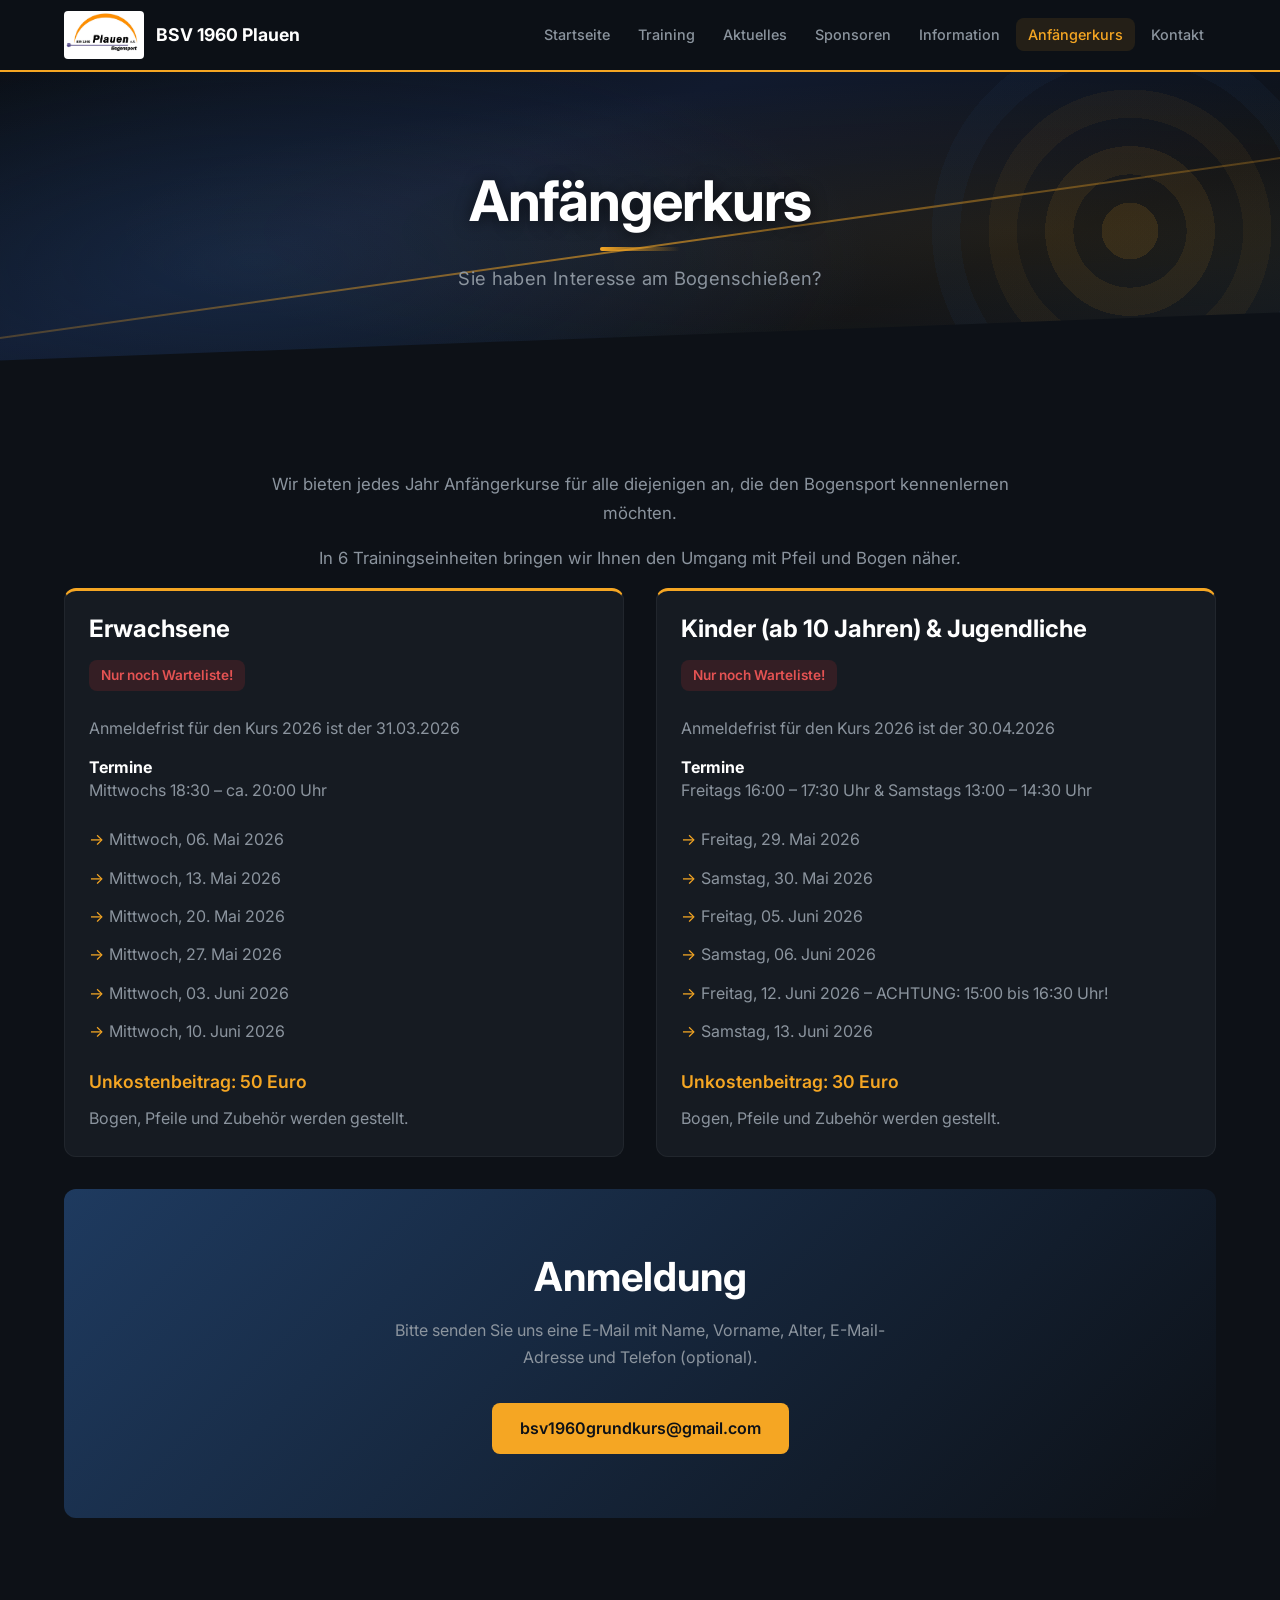
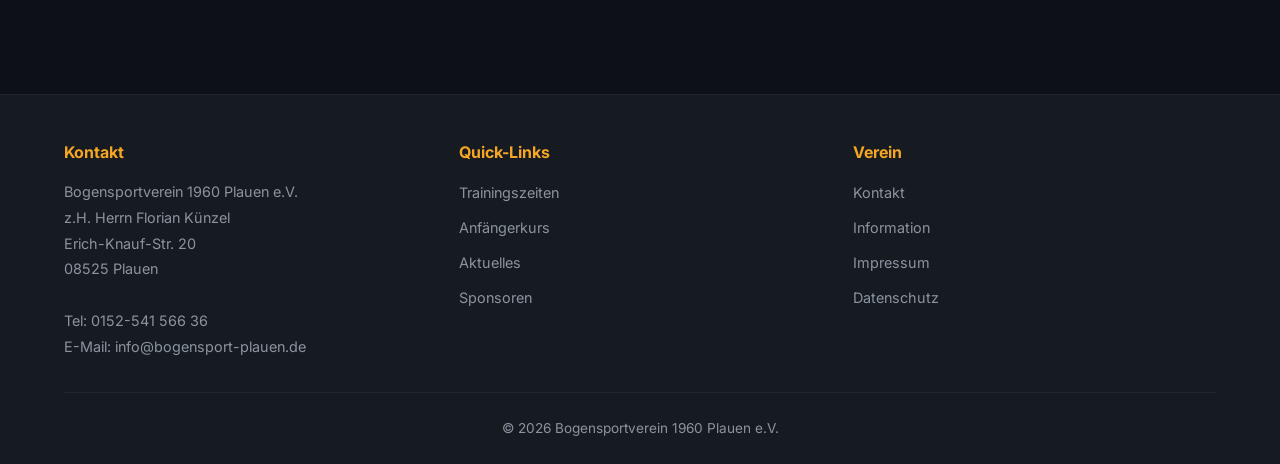
<file: anfaengerkurs.html>
<!DOCTYPE html>
<html lang="de">
<head>
  <meta charset="UTF-8">
  <meta name="viewport" content="width=device-width, initial-scale=1.0">
  <title>Anfängerkurs | Bogensportverein 1960 Plauen e.V.</title>
  <link rel="preconnect" href="https://fonts.googleapis.com">
  <link rel="preconnect" href="https://fonts.gstatic.com" crossorigin>
  <link href="https://fonts.googleapis.com/css2?family=Inter:wght@400;500;600;700&display=swap" rel="stylesheet">
  <link rel="stylesheet" href="css/style.css">
</head>
<body>

  <header class="header">
    <div class="container">
      <a href="index.html" class="logo">
        <img src="Logo_Verein_2_FK.JPG" alt="BSV 1960 Plauen Logo">
        <span class="logo-text">BSV 1960 Plauen</span>
      </a>
      <button class="hamburger" aria-label="Menü öffnen">
        <span></span><span></span><span></span>
      </button>
      <nav>
        <ul class="nav-list">
          <li><a href="index.html">Startseite</a></li>
          <li><a href="training.html">Training</a></li>
          <li><a href="aktuelles.html">Aktuelles</a></li>
          <li><a href="sponsors.html">Sponsoren</a></li>
          <li><a href="information.html">Information</a></li>
          <li><a href="anfaengerkurs.html" class="active">Anfängerkurs</a></li>
          <li><a href="contact.html">Kontakt</a></li>
        </ul>
      </nav>
    </div>
  </header>

  <section class="hero" data-page="anfaengerkurs">
    <div class="hero-bg hero-bg-fallback"></div>
    <div class="hero-content">
      <h1>Anfängerkurs</h1>
      <p>Sie haben Interesse am Bogenschießen?</p>
    </div>
  </section>

  <section class="section">
    <div class="container">
      <div class="welcome-text fade-in mb-3" data-cms="intro">
        <p>Wir bieten jedes Jahr Anfängerkurse für alle diejenigen an, die den Bogensport kennenlernen möchten.</p>
        <p>In 6 Trainingseinheiten bringen wir Ihnen den Umgang mit Pfeil und Bogen näher.</p>
      </div>

      <div class="grid-2 stagger" data-cms="courses">

        <!-- Erwachsene -->
        <div class="card kurs-card fade-in">
          <h3>Erwachsene</h3>
          <span class="kurs-badge warteliste">Nur noch Warteliste!</span>
          <p class="mt-1" style="color: var(--text-dim);">Anmeldefrist für den Kurs 2026 ist der 31.03.2026</p>

          <h4 class="mt-2">Termine</h4>
          <p style="color: var(--text-dim);">Mittwochs 18:30 – ca. 20:00 Uhr</p>
          <ul class="kurs-dates">
            <li>Mittwoch, 06. Mai 2026</li>
            <li>Mittwoch, 13. Mai 2026</li>
            <li>Mittwoch, 20. Mai 2026</li>
            <li>Mittwoch, 27. Mai 2026</li>
            <li>Mittwoch, 03. Juni 2026</li>
            <li>Mittwoch, 10. Juni 2026</li>
          </ul>

          <div class="kurs-price">Unkostenbeitrag: 50 Euro</div>
          <p class="mt-1" style="color: var(--text-dim);">Bogen, Pfeile und Zubehör werden gestellt.</p>
        </div>

        <!-- Kinder -->
        <div class="card kurs-card fade-in">
          <h3>Kinder (ab 10 Jahren) &amp; Jugendliche</h3>
          <span class="kurs-badge warteliste">Nur noch Warteliste!</span>
          <p class="mt-1" style="color: var(--text-dim);">Anmeldefrist für den Kurs 2026 ist der 30.04.2026</p>

          <h4 class="mt-2">Termine</h4>
          <p style="color: var(--text-dim);">Freitags 16:00 – 17:30 Uhr &amp; Samstags 13:00 – 14:30 Uhr</p>
          <ul class="kurs-dates">
            <li>Freitag, 29. Mai 2026</li>
            <li>Samstag, 30. Mai 2026</li>
            <li>Freitag, 05. Juni 2026</li>
            <li>Samstag, 06. Juni 2026</li>
            <li>Freitag, 12. Juni 2026 – ACHTUNG: 15:00 bis 16:30 Uhr!</li>
            <li>Samstag, 13. Juni 2026</li>
          </ul>

          <div class="kurs-price">Unkostenbeitrag: 30 Euro</div>
          <p class="mt-1" style="color: var(--text-dim);">Bogen, Pfeile und Zubehör werden gestellt.</p>
        </div>

      </div>

      <!-- Anmeldung -->
      <div class="cta-section fade-in mt-4">
        <h2>Anmeldung</h2>
        <p data-cms="anmeldung-text">Bitte senden Sie uns eine E-Mail mit Name, Vorname, Alter, E-Mail-Adresse und Telefon (optional).</p>
        <a href="mailto:bsv1960grundkurs@gmail.com" class="btn btn-primary" data-cms="anmeldung-email">bsv1960grundkurs@gmail.com</a>
      </div>
    </div>
  </section>

  <footer class="footer">
    <div class="container">
      <div class="footer-grid">
        <div class="footer-contact">
          <h4>Kontakt</h4>
          <p>
            Bogensportverein 1960 Plauen e.V.<br>
            z.H. Herrn Florian Künzel<br>
            Erich-Knauf-Str. 20<br>
            08525 Plauen<br><br>
            Tel: 0152-541 566 36<br>
            E-Mail: info@bogensport-plauen.de
          </p>
        </div>
        <div>
          <h4>Quick-Links</h4>
          <ul>
            <li><a href="training.html">Trainingszeiten</a></li>
            <li><a href="anfaengerkurs.html">Anfängerkurs</a></li>
            <li><a href="aktuelles.html">Aktuelles</a></li>
            <li><a href="sponsors.html">Sponsoren</a></li>
          </ul>
        </div>
        <div>
          <h4>Verein</h4>
          <ul>
            <li><a href="contact.html">Kontakt</a></li>
            <li><a href="information.html">Information</a></li>
            <li><a href="imprint.html">Impressum</a></li>
            <li><a href="datenschutz.html">Datenschutz</a></li>
          </ul>
        </div>
      </div>
      <div class="footer-bottom">
        &copy; 2026 Bogensportverein 1960 Plauen e.V.
      </div>
    </div>
  </footer>

  <script src="js/main.js"></script>
  <script src="js/content.js"></script>
</body>
</html>
</file>
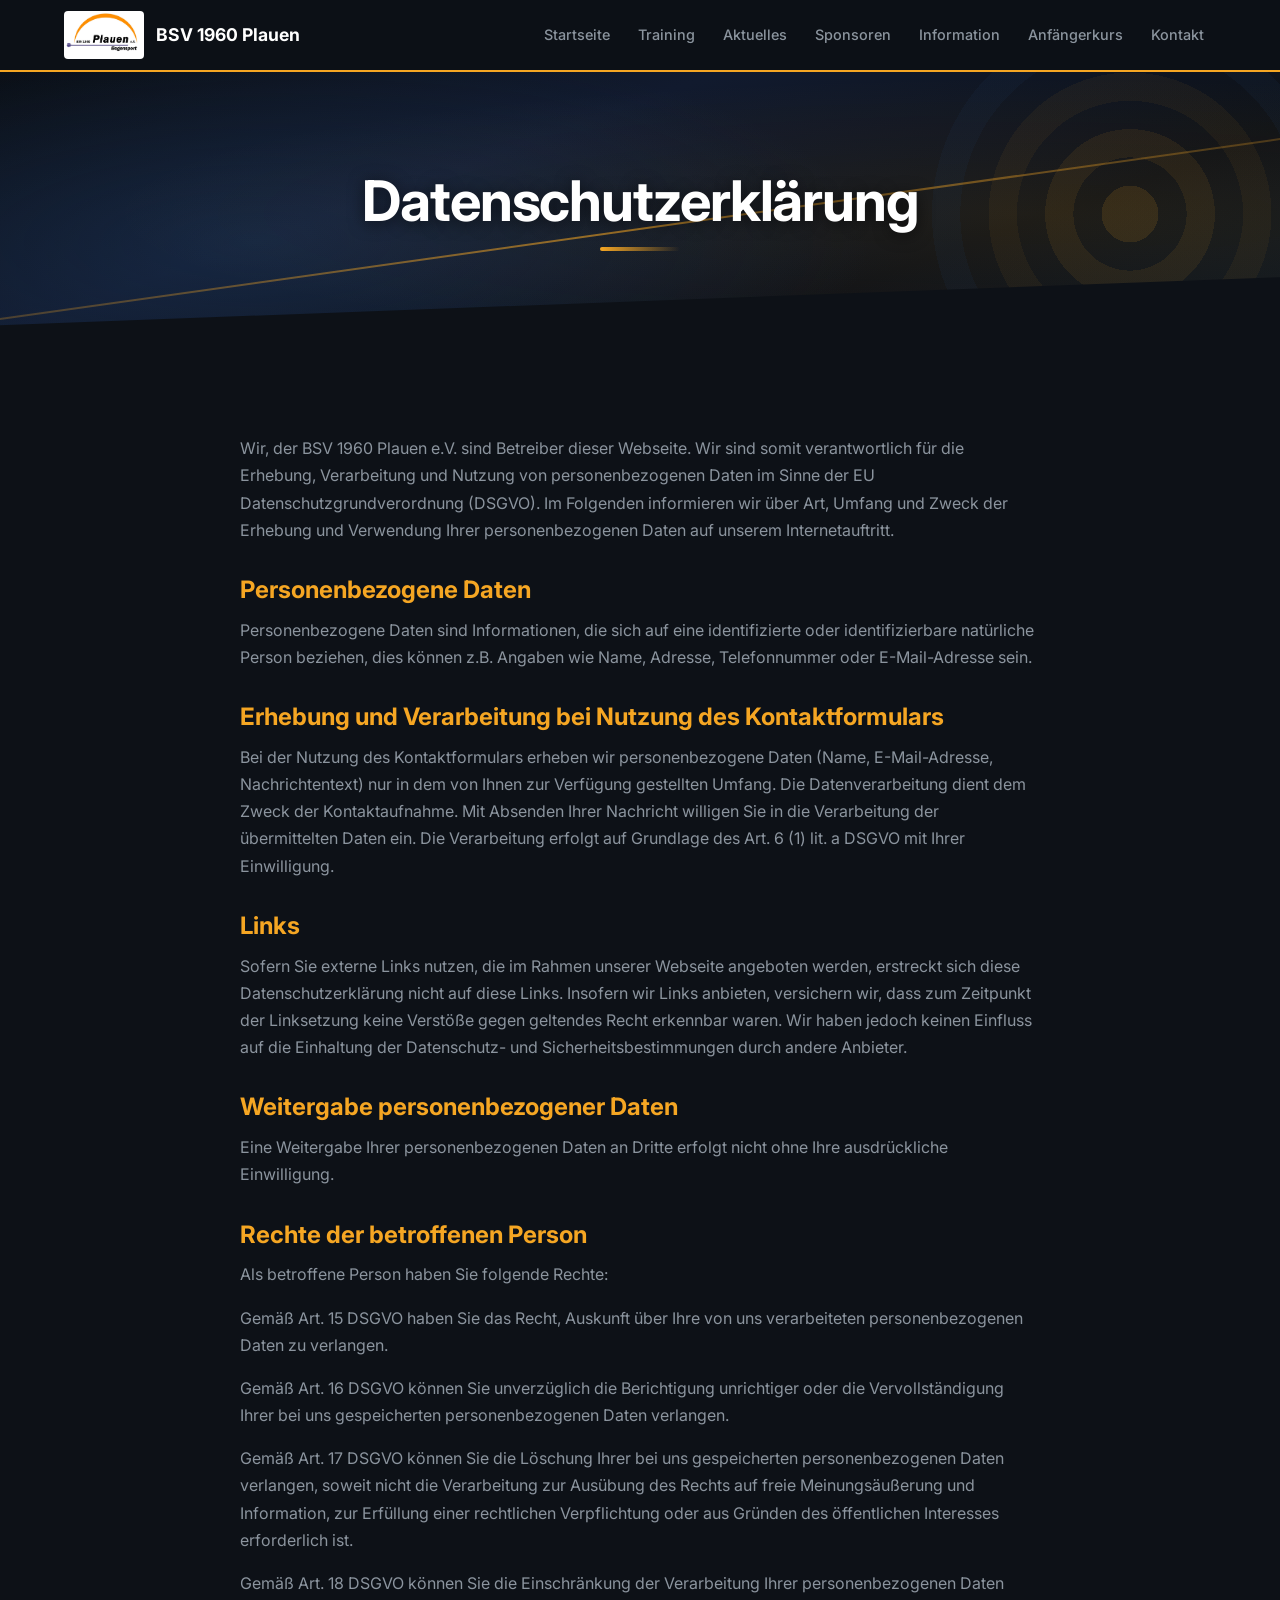
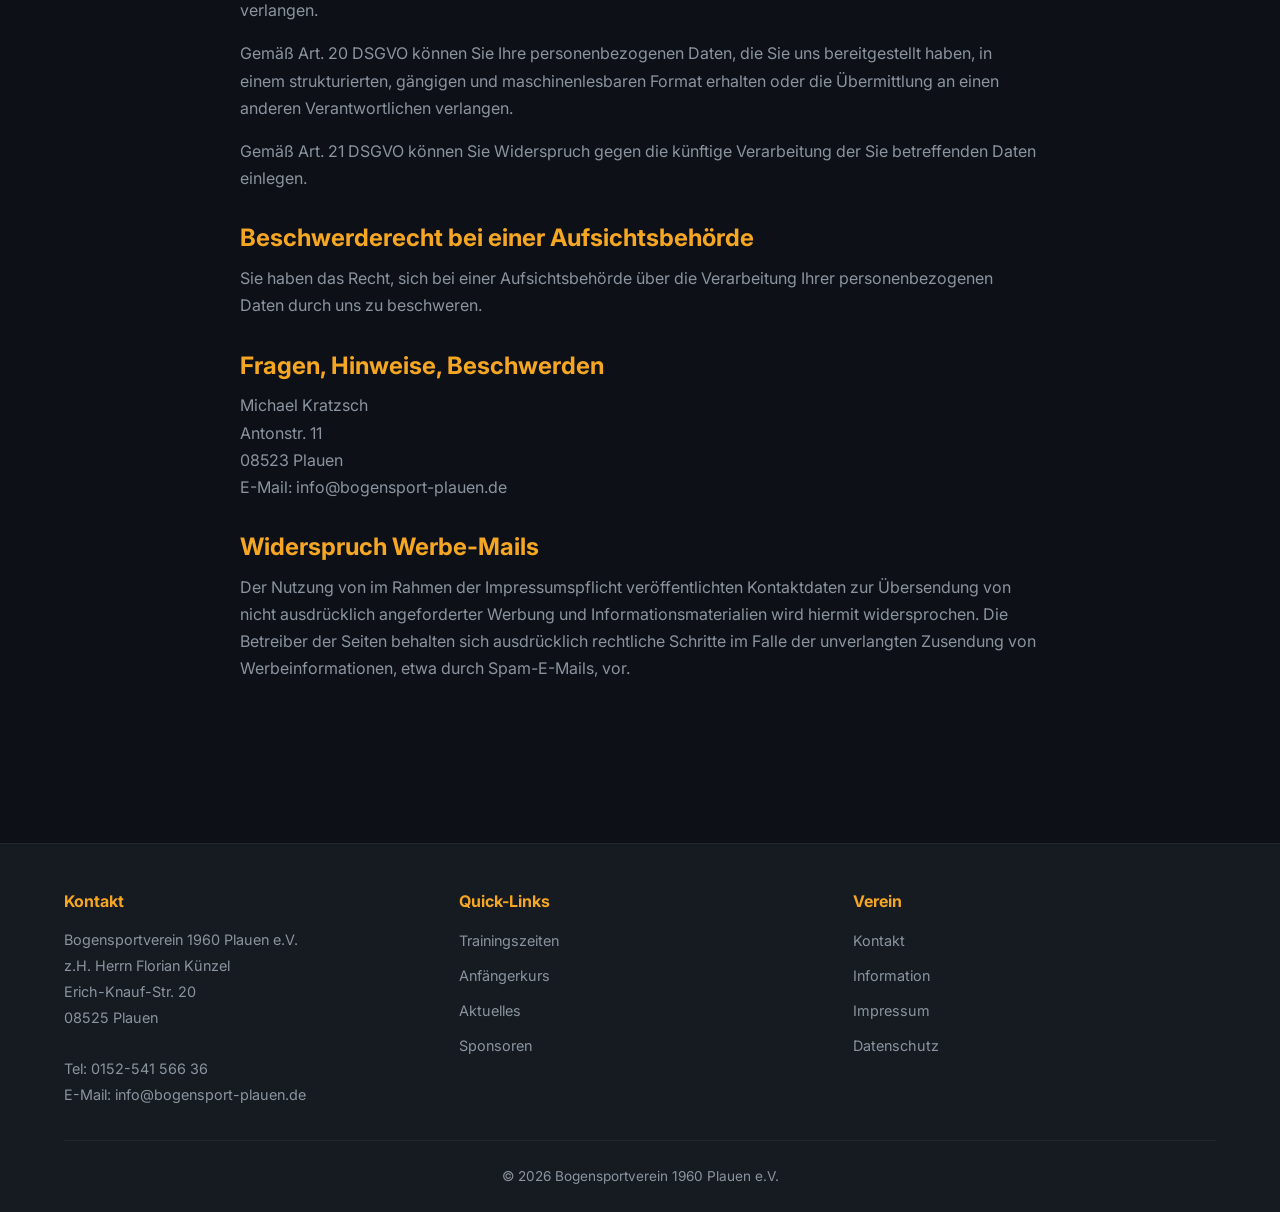
<file: datenschutz.html>
<!DOCTYPE html>
<html lang="de">
<head>
  <meta charset="UTF-8">
  <meta name="viewport" content="width=device-width, initial-scale=1.0">
  <title>Datenschutz | Bogensportverein 1960 Plauen e.V.</title>
  <link rel="preconnect" href="https://fonts.googleapis.com">
  <link rel="preconnect" href="https://fonts.gstatic.com" crossorigin>
  <link href="https://fonts.googleapis.com/css2?family=Inter:wght@400;500;600;700&display=swap" rel="stylesheet">
  <link rel="stylesheet" href="css/style.css">
</head>
<body>

  <header class="header">
    <div class="container">
      <a href="index.html" class="logo">
        <img src="Logo_Verein_2_FK.JPG" alt="BSV 1960 Plauen Logo">
        <span class="logo-text">BSV 1960 Plauen</span>
      </a>
      <button class="hamburger" aria-label="Menü öffnen">
        <span></span><span></span><span></span>
      </button>
      <nav>
        <ul class="nav-list">
          <li><a href="index.html">Startseite</a></li>
          <li><a href="training.html">Training</a></li>
          <li><a href="aktuelles.html">Aktuelles</a></li>
          <li><a href="sponsors.html">Sponsoren</a></li>
          <li><a href="information.html">Information</a></li>
          <li><a href="anfaengerkurs.html">Anfängerkurs</a></li>
          <li><a href="contact.html">Kontakt</a></li>
        </ul>
      </nav>
    </div>
  </header>

  <section class="hero" data-page="datenschutz">
    <div class="hero-bg hero-bg-fallback"></div>
    <div class="hero-content">
      <h1>Datenschutzerklärung</h1>
    </div>
  </section>

  <section class="section">
    <div class="container">
      <div class="legal-content fade-in" data-cms="content">

        <p>Wir, der BSV 1960 Plauen e.V. sind Betreiber dieser Webseite. Wir sind somit verantwortlich für die Erhebung, Verarbeitung und Nutzung von personenbezogenen Daten im Sinne der EU Datenschutzgrundverordnung (DSGVO). Im Folgenden informieren wir über Art, Umfang und Zweck der Erhebung und Verwendung Ihrer personenbezogenen Daten auf unserem Internetauftritt.</p>

        <h3>Personenbezogene Daten</h3>
        <p>Personenbezogene Daten sind Informationen, die sich auf eine identifizierte oder identifizierbare natürliche Person beziehen, dies können z.B. Angaben wie Name, Adresse, Telefonnummer oder E-Mail-Adresse sein.</p>

        <h3>Erhebung und Verarbeitung bei Nutzung des Kontaktformulars</h3>
        <p>Bei der Nutzung des Kontaktformulars erheben wir personenbezogene Daten (Name, E-Mail-Adresse, Nachrichtentext) nur in dem von Ihnen zur Verfügung gestellten Umfang. Die Datenverarbeitung dient dem Zweck der Kontaktaufnahme. Mit Absenden Ihrer Nachricht willigen Sie in die Verarbeitung der übermittelten Daten ein. Die Verarbeitung erfolgt auf Grundlage des Art. 6 (1) lit. a DSGVO mit Ihrer Einwilligung.</p>

        <h3>Links</h3>
        <p>Sofern Sie externe Links nutzen, die im Rahmen unserer Webseite angeboten werden, erstreckt sich diese Datenschutzerklärung nicht auf diese Links. Insofern wir Links anbieten, versichern wir, dass zum Zeitpunkt der Linksetzung keine Verstöße gegen geltendes Recht erkennbar waren. Wir haben jedoch keinen Einfluss auf die Einhaltung der Datenschutz- und Sicherheitsbestimmungen durch andere Anbieter.</p>

        <h3>Weitergabe personenbezogener Daten</h3>
        <p>Eine Weitergabe Ihrer personenbezogenen Daten an Dritte erfolgt nicht ohne Ihre ausdrückliche Einwilligung.</p>

        <h3>Rechte der betroffenen Person</h3>
        <p>Als betroffene Person haben Sie folgende Rechte:</p>
        <p>Gemäß Art. 15 DSGVO haben Sie das Recht, Auskunft über Ihre von uns verarbeiteten personenbezogenen Daten zu verlangen.</p>
        <p>Gemäß Art. 16 DSGVO können Sie unverzüglich die Berichtigung unrichtiger oder die Vervollständigung Ihrer bei uns gespeicherten personenbezogenen Daten verlangen.</p>
        <p>Gemäß Art. 17 DSGVO können Sie die Löschung Ihrer bei uns gespeicherten personenbezogenen Daten verlangen, soweit nicht die Verarbeitung zur Ausübung des Rechts auf freie Meinungsäußerung und Information, zur Erfüllung einer rechtlichen Verpflichtung oder aus Gründen des öffentlichen Interesses erforderlich ist.</p>
        <p>Gemäß Art. 18 DSGVO können Sie die Einschränkung der Verarbeitung Ihrer personenbezogenen Daten verlangen.</p>
        <p>Gemäß Art. 20 DSGVO können Sie Ihre personenbezogenen Daten, die Sie uns bereitgestellt haben, in einem strukturierten, gängigen und maschinenlesbaren Format erhalten oder die Übermittlung an einen anderen Verantwortlichen verlangen.</p>
        <p>Gemäß Art. 21 DSGVO können Sie Widerspruch gegen die künftige Verarbeitung der Sie betreffenden Daten einlegen.</p>

        <h3>Beschwerderecht bei einer Aufsichtsbehörde</h3>
        <p>Sie haben das Recht, sich bei einer Aufsichtsbehörde über die Verarbeitung Ihrer personenbezogenen Daten durch uns zu beschweren.</p>

        <h3>Fragen, Hinweise, Beschwerden</h3>
        <p>
          Michael Kratzsch<br>
          Antonstr. 11<br>
          08523 Plauen<br>
          E-Mail: info@bogensport-plauen.de
        </p>

        <h3>Widerspruch Werbe-Mails</h3>
        <p>Der Nutzung von im Rahmen der Impressumspflicht veröffentlichten Kontaktdaten zur Übersendung von nicht ausdrücklich angeforderter Werbung und Informationsmaterialien wird hiermit widersprochen. Die Betreiber der Seiten behalten sich ausdrücklich rechtliche Schritte im Falle der unverlangten Zusendung von Werbeinformationen, etwa durch Spam-E-Mails, vor.</p>

      </div>
    </div>
  </section>

  <footer class="footer">
    <div class="container">
      <div class="footer-grid">
        <div class="footer-contact">
          <h4>Kontakt</h4>
          <p>
            Bogensportverein 1960 Plauen e.V.<br>
            z.H. Herrn Florian Künzel<br>
            Erich-Knauf-Str. 20<br>
            08525 Plauen<br><br>
            Tel: 0152-541 566 36<br>
            E-Mail: info@bogensport-plauen.de
          </p>
        </div>
        <div>
          <h4>Quick-Links</h4>
          <ul>
            <li><a href="training.html">Trainingszeiten</a></li>
            <li><a href="anfaengerkurs.html">Anfängerkurs</a></li>
            <li><a href="aktuelles.html">Aktuelles</a></li>
            <li><a href="sponsors.html">Sponsoren</a></li>
          </ul>
        </div>
        <div>
          <h4>Verein</h4>
          <ul>
            <li><a href="contact.html">Kontakt</a></li>
            <li><a href="information.html">Information</a></li>
            <li><a href="imprint.html">Impressum</a></li>
            <li><a href="datenschutz.html">Datenschutz</a></li>
          </ul>
        </div>
      </div>
      <div class="footer-bottom">
        &copy; 2026 Bogensportverein 1960 Plauen e.V.
      </div>
    </div>
  </footer>

  <script src="js/main.js"></script>
  <script src="js/content.js"></script>
</body>
</html>
</file>
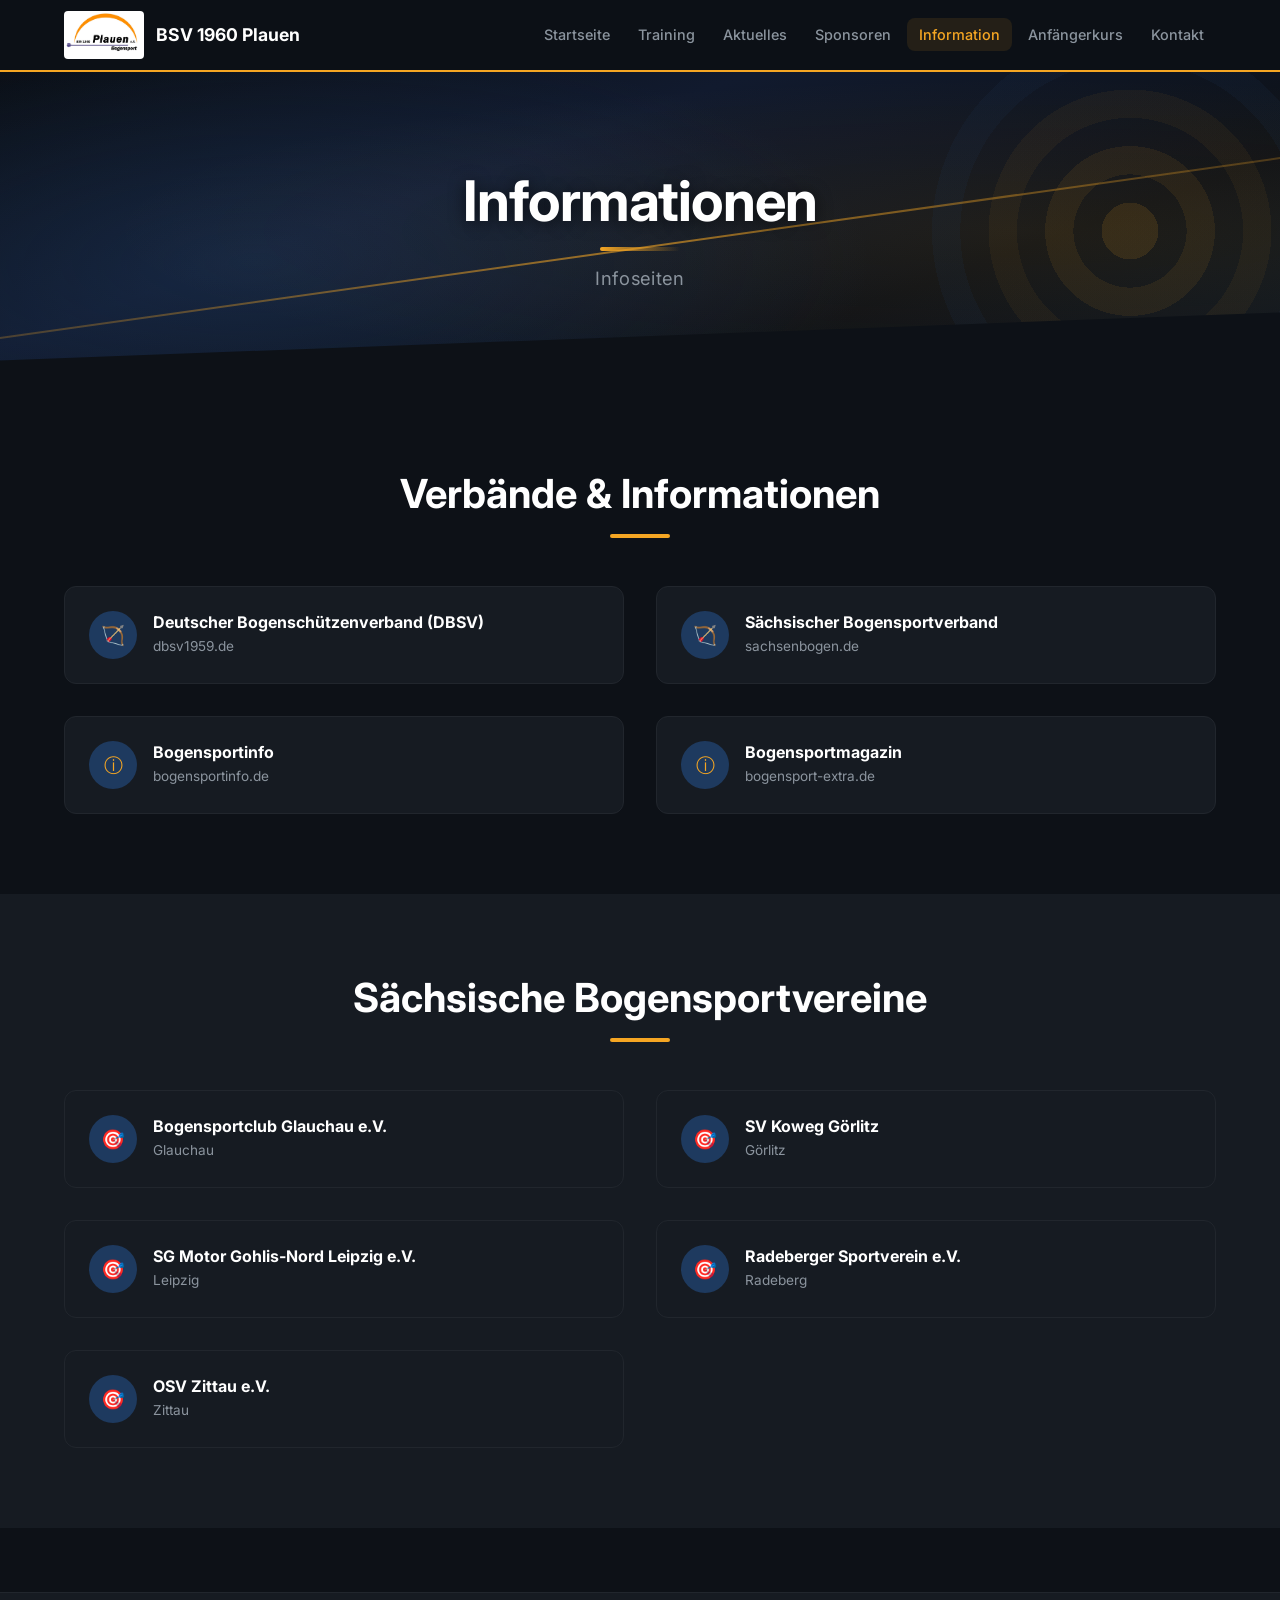
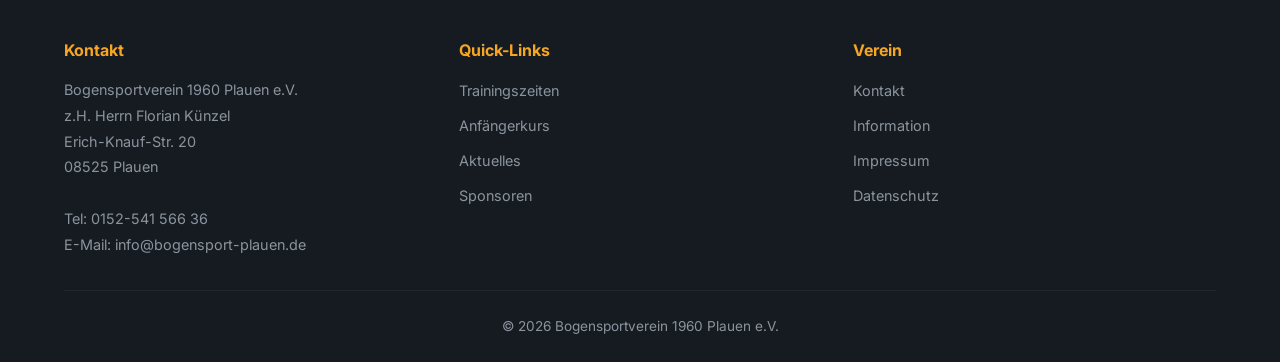
<file: information.html>
<!DOCTYPE html>
<html lang="de">
<head>
  <meta charset="UTF-8">
  <meta name="viewport" content="width=device-width, initial-scale=1.0">
  <title>Informationen | Bogensportverein 1960 Plauen e.V.</title>
  <link rel="preconnect" href="https://fonts.googleapis.com">
  <link rel="preconnect" href="https://fonts.gstatic.com" crossorigin>
  <link href="https://fonts.googleapis.com/css2?family=Inter:wght@400;500;600;700&display=swap" rel="stylesheet">
  <link rel="stylesheet" href="css/style.css">
</head>
<body>

  <header class="header">
    <div class="container">
      <a href="index.html" class="logo">
        <img src="Logo_Verein_2_FK.JPG" alt="BSV 1960 Plauen Logo">
        <span class="logo-text">BSV 1960 Plauen</span>
      </a>
      <button class="hamburger" aria-label="Menü öffnen">
        <span></span><span></span><span></span>
      </button>
      <nav>
        <ul class="nav-list">
          <li><a href="index.html">Startseite</a></li>
          <li><a href="training.html">Training</a></li>
          <li><a href="aktuelles.html">Aktuelles</a></li>
          <li><a href="sponsors.html">Sponsoren</a></li>
          <li><a href="information.html" class="active">Information</a></li>
          <li><a href="anfaengerkurs.html">Anfängerkurs</a></li>
          <li><a href="contact.html">Kontakt</a></li>
        </ul>
      </nav>
    </div>
  </header>

  <section class="hero" data-page="information">
    <div class="hero-bg hero-bg-fallback"></div>
    <div class="hero-content">
      <h1>Informationen</h1>
      <p>Infoseiten</p>
    </div>
  </section>

  <section class="section">
    <div class="container">
      <h2 class="section-title fade-in">Verbände &amp; Informationen</h2>
      <div class="grid-2 stagger" data-cms="links-verbaende">

        <a href="https://www.dbsv1959.de/" target="_blank" rel="noopener" class="card info-link-card fade-in">
          <div class="link-icon">&#127993;</div>
          <div>
            <h4>Deutscher Bogenschützenverband (DBSV)</h4>
            <p>dbsv1959.de</p>
          </div>
        </a>

        <a href="https://www.sachsenbogen.de/sbv/index.php" target="_blank" rel="noopener" class="card info-link-card fade-in">
          <div class="link-icon">&#127993;</div>
          <div>
            <h4>Sächsischer Bogensportverband</h4>
            <p>sachsenbogen.de</p>
          </div>
        </a>

        <a href="http://www.bogensportinfo.de/" target="_blank" rel="noopener" class="card info-link-card fade-in">
          <div class="link-icon">&#9432;</div>
          <div>
            <h4>Bogensportinfo</h4>
            <p>bogensportinfo.de</p>
          </div>
        </a>

        <a href="https://www.bogensport-extra.de/index.php" target="_blank" rel="noopener" class="card info-link-card fade-in">
          <div class="link-icon">&#9432;</div>
          <div>
            <h4>Bogensportmagazin</h4>
            <p>bogensport-extra.de</p>
          </div>
        </a>

      </div>
    </div>
  </section>

  <section class="section section-alt">
    <div class="container">
      <h2 class="section-title fade-in">Sächsische Bogensportvereine</h2>
      <div class="grid-2 stagger" data-cms="links-vereine">

        <a href="https://www.the-bowmen.de/site/index.php" target="_blank" rel="noopener" class="card info-link-card fade-in">
          <div class="link-icon">&#127919;</div>
          <div>
            <h4>Bogensportclub Glauchau e.V.</h4>
            <p>Glauchau</p>
          </div>
        </a>

        <a href="http://www.sv-koweg.de/index.php?id=22" target="_blank" rel="noopener" class="card info-link-card fade-in">
          <div class="link-icon">&#127919;</div>
          <div>
            <h4>SV Koweg Görlitz</h4>
            <p>Görlitz</p>
          </div>
        </a>

        <a href="https://www.mogono-bogen.de/" target="_blank" rel="noopener" class="card info-link-card fade-in">
          <div class="link-icon">&#127919;</div>
          <div>
            <h4>SG Motor Gohlis-Nord Leipzig e.V.</h4>
            <p>Leipzig</p>
          </div>
        </a>

        <a href="https://www.radebergersv-bogenschiessen.de/" target="_blank" rel="noopener" class="card info-link-card fade-in">
          <div class="link-icon">&#127919;</div>
          <div>
            <h4>Radeberger Sportverein e.V.</h4>
            <p>Radeberg</p>
          </div>
        </a>

        <a href="http://www.osvzittau.de/bogensport.html" target="_blank" rel="noopener" class="card info-link-card fade-in">
          <div class="link-icon">&#127919;</div>
          <div>
            <h4>OSV Zittau e.V.</h4>
            <p>Zittau</p>
          </div>
        </a>

      </div>
    </div>
  </section>

  <footer class="footer">
    <div class="container">
      <div class="footer-grid">
        <div class="footer-contact">
          <h4>Kontakt</h4>
          <p>
            Bogensportverein 1960 Plauen e.V.<br>
            z.H. Herrn Florian Künzel<br>
            Erich-Knauf-Str. 20<br>
            08525 Plauen<br><br>
            Tel: 0152-541 566 36<br>
            E-Mail: info@bogensport-plauen.de
          </p>
        </div>
        <div>
          <h4>Quick-Links</h4>
          <ul>
            <li><a href="training.html">Trainingszeiten</a></li>
            <li><a href="anfaengerkurs.html">Anfängerkurs</a></li>
            <li><a href="aktuelles.html">Aktuelles</a></li>
            <li><a href="sponsors.html">Sponsoren</a></li>
          </ul>
        </div>
        <div>
          <h4>Verein</h4>
          <ul>
            <li><a href="contact.html">Kontakt</a></li>
            <li><a href="information.html">Information</a></li>
            <li><a href="imprint.html">Impressum</a></li>
            <li><a href="datenschutz.html">Datenschutz</a></li>
          </ul>
        </div>
      </div>
      <div class="footer-bottom">
        &copy; 2026 Bogensportverein 1960 Plauen e.V.
      </div>
    </div>
  </footer>

  <script src="js/main.js"></script>
  <script src="js/content.js"></script>
</body>
</html>
</file>
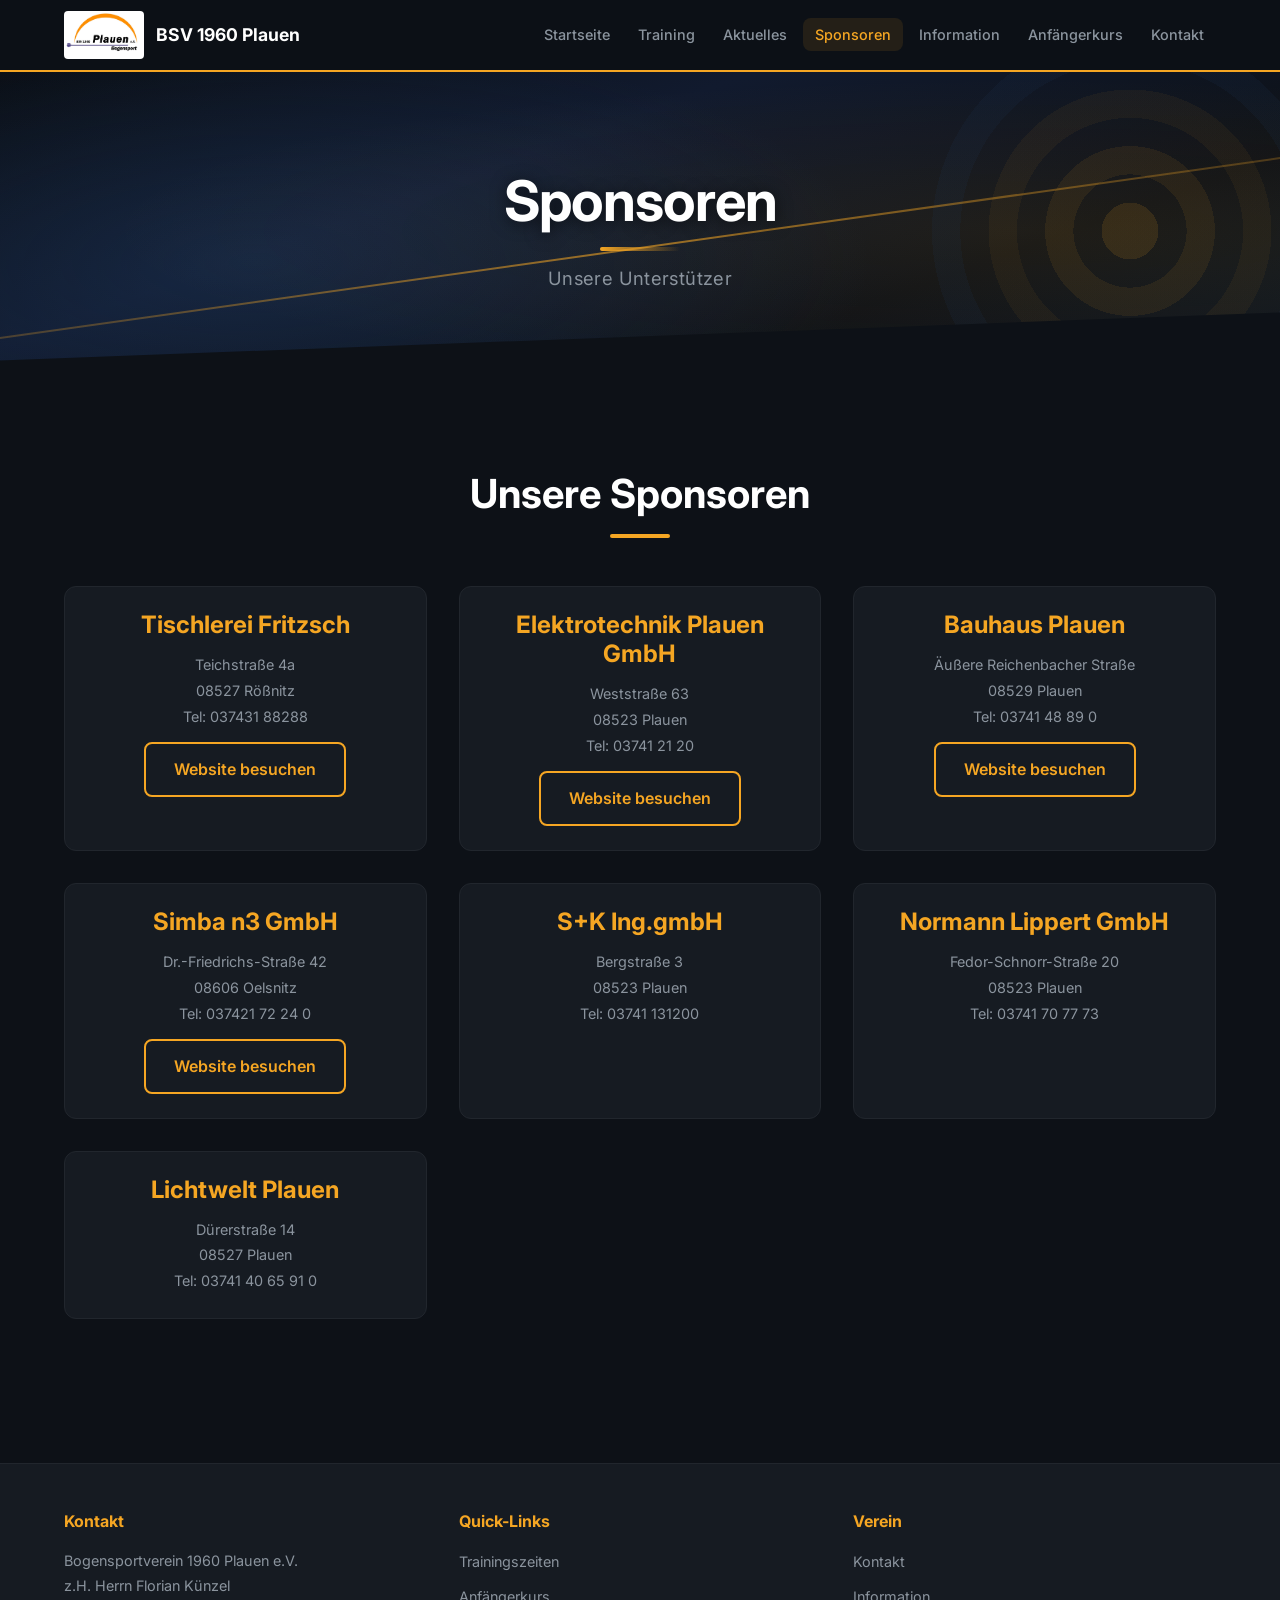
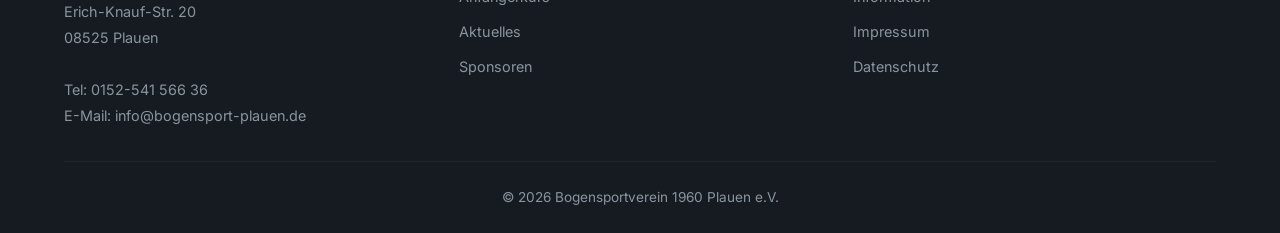
<file: sponsors.html>
<!DOCTYPE html>
<html lang="de">
<head>
  <meta charset="UTF-8">
  <meta name="viewport" content="width=device-width, initial-scale=1.0">
  <title>Sponsoren | Bogensportverein 1960 Plauen e.V.</title>
  <link rel="preconnect" href="https://fonts.googleapis.com">
  <link rel="preconnect" href="https://fonts.gstatic.com" crossorigin>
  <link href="https://fonts.googleapis.com/css2?family=Inter:wght@400;500;600;700&display=swap" rel="stylesheet">
  <link rel="stylesheet" href="css/style.css">
</head>
<body>

  <header class="header">
    <div class="container">
      <a href="index.html" class="logo">
        <img src="Logo_Verein_2_FK.JPG" alt="BSV 1960 Plauen Logo">
        <span class="logo-text">BSV 1960 Plauen</span>
      </a>
      <button class="hamburger" aria-label="Menü öffnen">
        <span></span><span></span><span></span>
      </button>
      <nav>
        <ul class="nav-list">
          <li><a href="index.html">Startseite</a></li>
          <li><a href="training.html">Training</a></li>
          <li><a href="aktuelles.html">Aktuelles</a></li>
          <li><a href="sponsors.html" class="active">Sponsoren</a></li>
          <li><a href="information.html">Information</a></li>
          <li><a href="anfaengerkurs.html">Anfängerkurs</a></li>
          <li><a href="contact.html">Kontakt</a></li>
        </ul>
      </nav>
    </div>
  </header>

  <section class="hero" data-page="sponsors">
    <div class="hero-bg hero-bg-fallback"></div>
    <div class="hero-content">
      <h1>Sponsoren</h1>
      <p>Unsere Unterstützer</p>
    </div>
  </section>

  <section class="section">
    <div class="container">
      <h2 class="section-title fade-in">Unsere Sponsoren</h2>
      <div class="grid-3 stagger" data-cms="sponsors">

        <div class="card sponsor-card fade-in">
          <h3>Tischlerei Fritzsch</h3>
          <div class="sponsor-info">
            Teichstraße 4a<br>
            08527 Rößnitz<br>
            Tel: 037431 88288
          </div>
          <a href="https://www.tischlerei-fritzsch.de" target="_blank" rel="noopener" class="sponsor-link btn btn-outline">Website besuchen</a>
        </div>

        <div class="card sponsor-card fade-in">
          <h3>Elektrotechnik Plauen GmbH</h3>
          <div class="sponsor-info">
            Weststraße 63<br>
            08523 Plauen<br>
            Tel: 03741 21 20
          </div>
          <a href="https://www.elektrotechnik-plauen.de" target="_blank" rel="noopener" class="sponsor-link btn btn-outline">Website besuchen</a>
        </div>

        <div class="card sponsor-card fade-in">
          <h3>Bauhaus Plauen</h3>
          <div class="sponsor-info">
            Äußere Reichenbacher Straße<br>
            08529 Plauen<br>
            Tel: 03741 48 89 0
          </div>
          <a href="https://www.bauhaus.info" target="_blank" rel="noopener" class="sponsor-link btn btn-outline">Website besuchen</a>
        </div>

        <div class="card sponsor-card fade-in">
          <h3>Simba n3 GmbH</h3>
          <div class="sponsor-info">
            Dr.-Friedrichs-Straße 42<br>
            08606 Oelsnitz<br>
            Tel: 037421 72 24 0
          </div>
          <a href="https://www.nhochdrei.de/de/" target="_blank" rel="noopener" class="sponsor-link btn btn-outline">Website besuchen</a>
        </div>

        <div class="card sponsor-card fade-in">
          <h3>S+K Ing.gmbH</h3>
          <div class="sponsor-info">
            Bergstraße 3<br>
            08523 Plauen<br>
            Tel: 03741 131200
          </div>
        </div>

        <div class="card sponsor-card fade-in">
          <h3>Normann Lippert GmbH</h3>
          <div class="sponsor-info">
            Fedor-Schnorr-Straße 20<br>
            08523 Plauen<br>
            Tel: 03741 70 77 73
          </div>
        </div>

        <div class="card sponsor-card fade-in">
          <h3>Lichtwelt Plauen</h3>
          <div class="sponsor-info">
            Dürerstraße 14<br>
            08527 Plauen<br>
            Tel: 03741 40 65 91 0
          </div>
        </div>

      </div>
    </div>
  </section>

  <footer class="footer">
    <div class="container">
      <div class="footer-grid">
        <div class="footer-contact">
          <h4>Kontakt</h4>
          <p>
            Bogensportverein 1960 Plauen e.V.<br>
            z.H. Herrn Florian Künzel<br>
            Erich-Knauf-Str. 20<br>
            08525 Plauen<br><br>
            Tel: 0152-541 566 36<br>
            E-Mail: info@bogensport-plauen.de
          </p>
        </div>
        <div>
          <h4>Quick-Links</h4>
          <ul>
            <li><a href="training.html">Trainingszeiten</a></li>
            <li><a href="anfaengerkurs.html">Anfängerkurs</a></li>
            <li><a href="aktuelles.html">Aktuelles</a></li>
            <li><a href="sponsors.html">Sponsoren</a></li>
          </ul>
        </div>
        <div>
          <h4>Verein</h4>
          <ul>
            <li><a href="contact.html">Kontakt</a></li>
            <li><a href="information.html">Information</a></li>
            <li><a href="imprint.html">Impressum</a></li>
            <li><a href="datenschutz.html">Datenschutz</a></li>
          </ul>
        </div>
      </div>
      <div class="footer-bottom">
        &copy; 2026 Bogensportverein 1960 Plauen e.V.
      </div>
    </div>
  </footer>

  <script src="js/main.js"></script>
  <script src="js/content.js"></script>
</body>
</html>
</file>
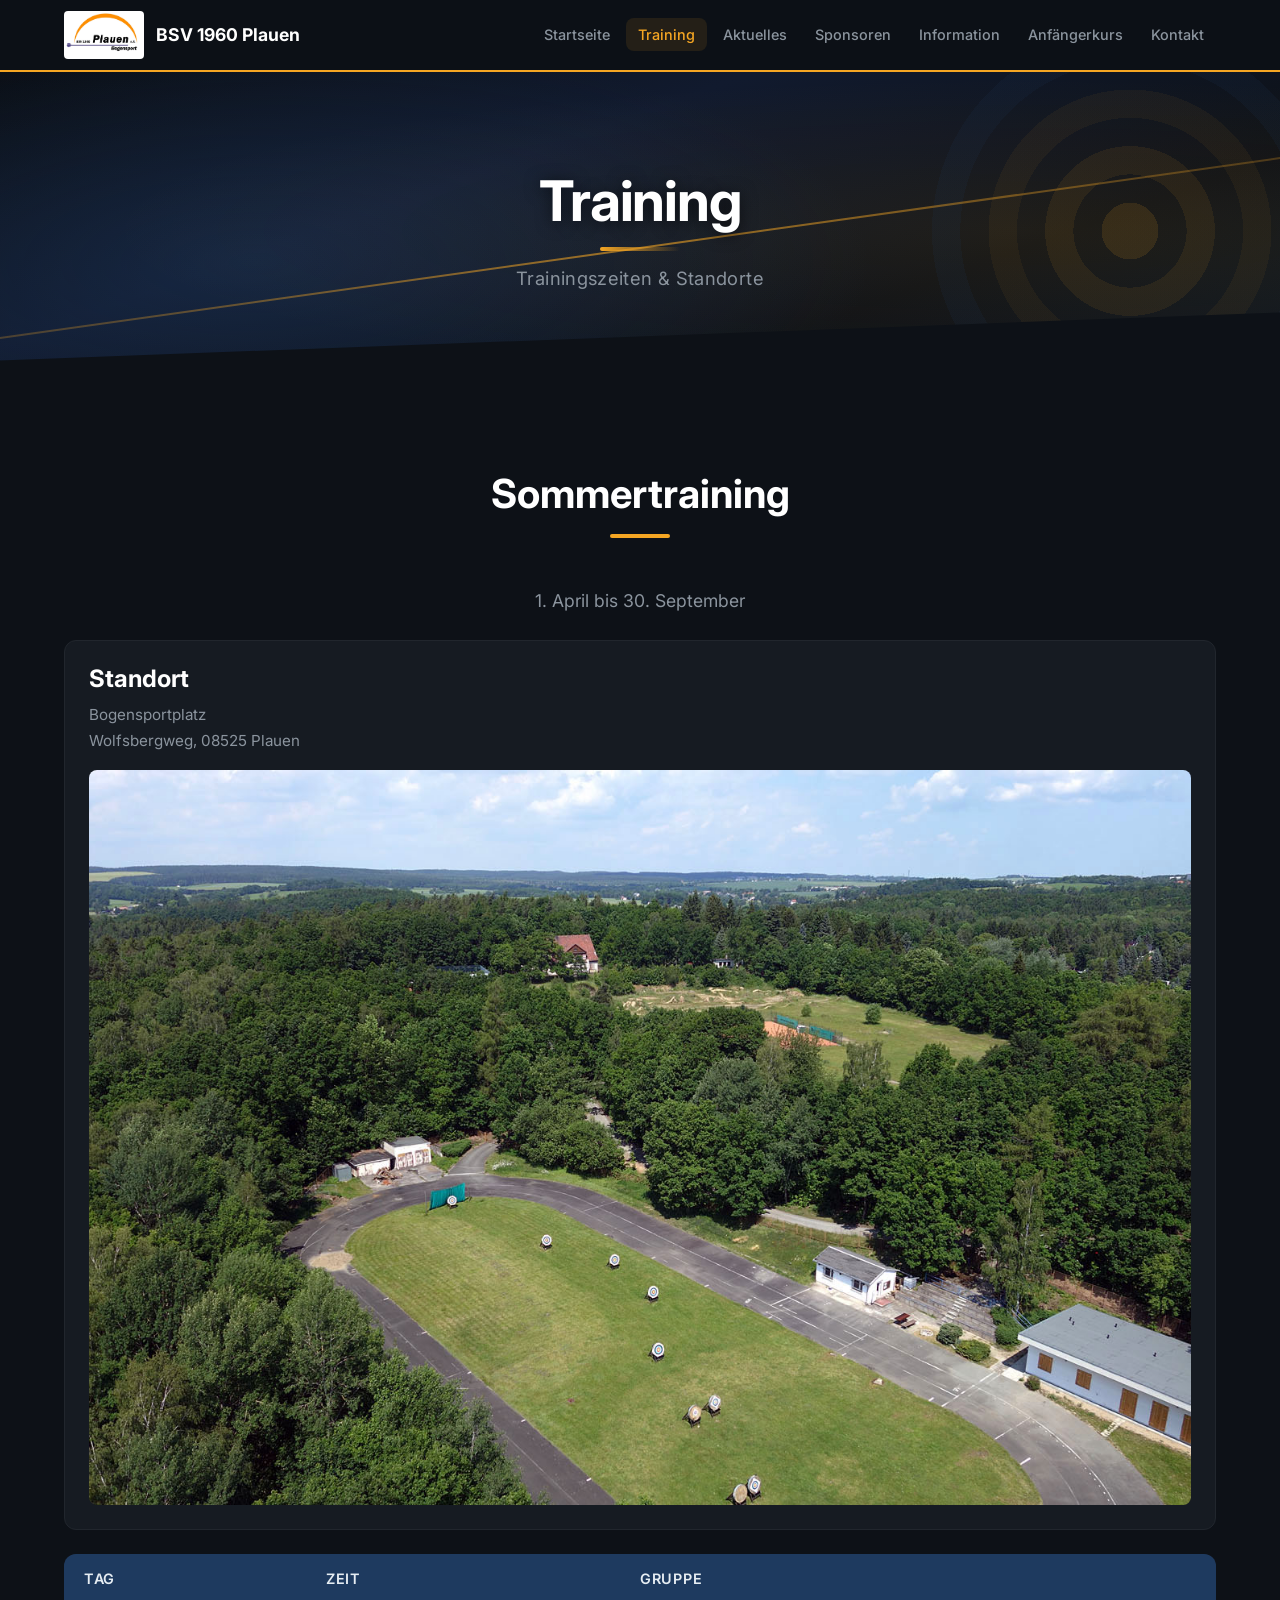
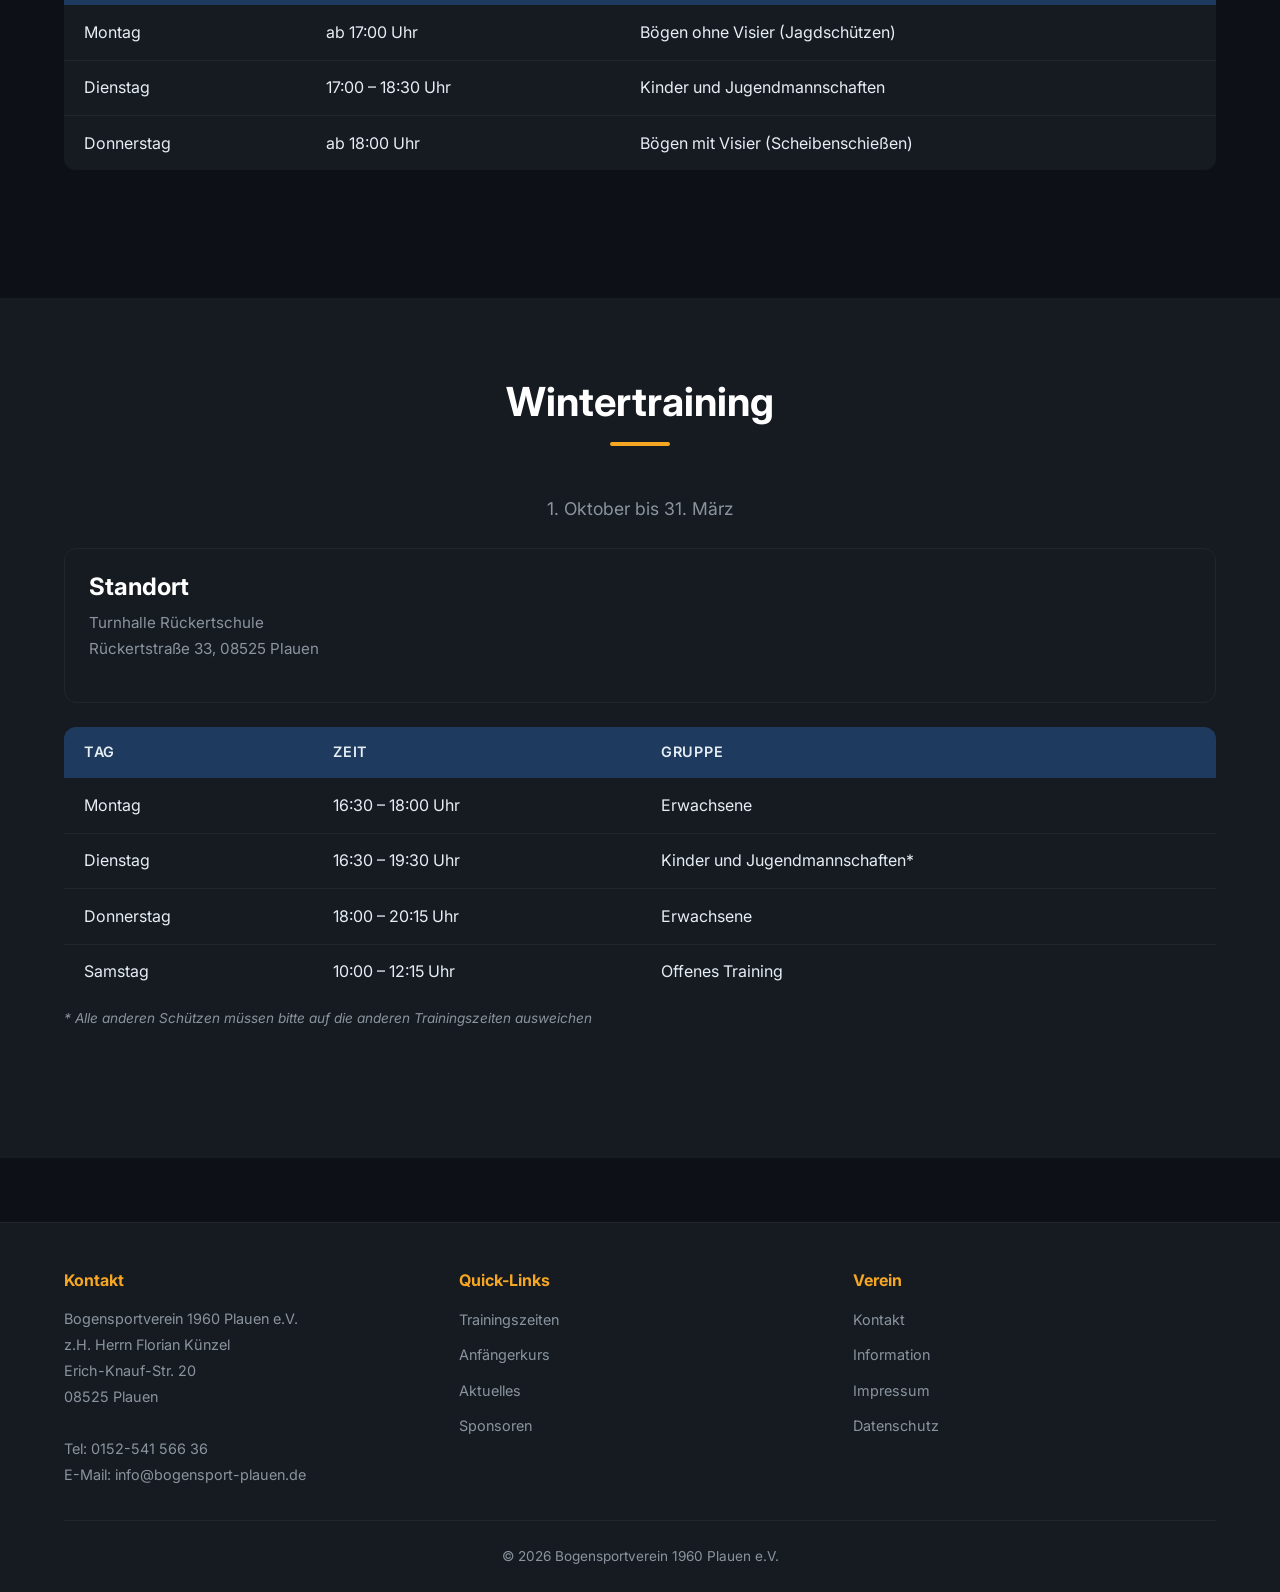
<file: training.html>
<!DOCTYPE html>
<html lang="de">
<head>
  <meta charset="UTF-8">
  <meta name="viewport" content="width=device-width, initial-scale=1.0">
  <title>Training | Bogensportverein 1960 Plauen e.V.</title>
  <link rel="preconnect" href="https://fonts.googleapis.com">
  <link rel="preconnect" href="https://fonts.gstatic.com" crossorigin>
  <link href="https://fonts.googleapis.com/css2?family=Inter:wght@400;500;600;700&display=swap" rel="stylesheet">
  <link rel="stylesheet" href="css/style.css">
</head>
<body>

  <header class="header">
    <div class="container">
      <a href="index.html" class="logo">
        <img src="Logo_Verein_2_FK.JPG" alt="BSV 1960 Plauen Logo">
        <span class="logo-text">BSV 1960 Plauen</span>
      </a>
      <button class="hamburger" aria-label="Menü öffnen">
        <span></span><span></span><span></span>
      </button>
      <nav>
        <ul class="nav-list">
          <li><a href="index.html">Startseite</a></li>
          <li><a href="training.html" class="active">Training</a></li>
          <li><a href="aktuelles.html">Aktuelles</a></li>
          <li><a href="sponsors.html">Sponsoren</a></li>
          <li><a href="information.html">Information</a></li>
          <li><a href="anfaengerkurs.html">Anfängerkurs</a></li>
          <li><a href="contact.html">Kontakt</a></li>
        </ul>
      </nav>
    </div>
  </header>

  <section class="hero" data-page="training">
    <div class="hero-bg hero-bg-fallback"></div>
    <div class="hero-content">
      <h1>Training</h1>
      <p>Trainingszeiten &amp; Standorte</p>
    </div>
  </section>

  <div data-cms="training">
  <!-- Sommertraining -->
  <section class="section">
    <div class="container">
      <div class="training-block fade-in">
        <h2 class="section-title">Sommertraining</h2>
        <p class="section-subtitle text-center mb-3">1. April bis 30. September</p>

        <div class="card mb-3">
          <h3>Standort</h3>
          <p class="training-location">
            Bogensportplatz<br>
            Wolfsbergweg, 08525 Plauen
          </p>
          <img src="images/training/bogensportplatz_01.jpg" alt="Bogensportplatz Plauen" style="border-radius: var(--radius); margin-top: 1rem;">
        </div>

        <table class="training-table">
          <thead>
            <tr>
              <th>Tag</th>
              <th>Zeit</th>
              <th>Gruppe</th>
            </tr>
          </thead>
          <tbody>
            <tr>
              <td>Montag</td>
              <td>ab 17:00 Uhr</td>
              <td>Bögen ohne Visier (Jagdschützen)</td>
            </tr>
            <tr>
              <td>Dienstag</td>
              <td>17:00 – 18:30 Uhr</td>
              <td>Kinder und Jugendmannschaften</td>
            </tr>
            <tr>
              <td>Donnerstag</td>
              <td>ab 18:00 Uhr</td>
              <td>Bögen mit Visier (Scheibenschießen)</td>
            </tr>
          </tbody>
        </table>
      </div>
    </div>
  </section>

  <!-- Wintertraining -->
  <section class="section section-alt">
    <div class="container">
      <div class="training-block fade-in">
        <h2 class="section-title">Wintertraining</h2>
        <p class="section-subtitle text-center mb-3">1. Oktober bis 31. März</p>

        <div class="card mb-3">
          <h3>Standort</h3>
          <p class="training-location">
            Turnhalle Rückertschule<br>
            Rückertstraße 33, 08525 Plauen
          </p>
        </div>

        <table class="training-table">
          <thead>
            <tr>
              <th>Tag</th>
              <th>Zeit</th>
              <th>Gruppe</th>
            </tr>
          </thead>
          <tbody>
            <tr>
              <td>Montag</td>
              <td>16:30 – 18:00 Uhr</td>
              <td>Erwachsene</td>
            </tr>
            <tr>
              <td>Dienstag</td>
              <td>16:30 – 19:30 Uhr</td>
              <td>Kinder und Jugendmannschaften*</td>
            </tr>
            <tr>
              <td>Donnerstag</td>
              <td>18:00 – 20:15 Uhr</td>
              <td>Erwachsene</td>
            </tr>
            <tr>
              <td>Samstag</td>
              <td>10:00 – 12:15 Uhr</td>
              <td>Offenes Training</td>
            </tr>
          </tbody>
        </table>
        <p class="training-note">* Alle anderen Schützen müssen bitte auf die anderen Trainingszeiten ausweichen</p>
      </div>
    </div>
  </section>
  </div>

  <footer class="footer">
    <div class="container">
      <div class="footer-grid">
        <div class="footer-contact">
          <h4>Kontakt</h4>
          <p>
            Bogensportverein 1960 Plauen e.V.<br>
            z.H. Herrn Florian Künzel<br>
            Erich-Knauf-Str. 20<br>
            08525 Plauen<br><br>
            Tel: 0152-541 566 36<br>
            E-Mail: info@bogensport-plauen.de
          </p>
        </div>
        <div>
          <h4>Quick-Links</h4>
          <ul>
            <li><a href="training.html">Trainingszeiten</a></li>
            <li><a href="anfaengerkurs.html">Anfängerkurs</a></li>
            <li><a href="aktuelles.html">Aktuelles</a></li>
            <li><a href="sponsors.html">Sponsoren</a></li>
          </ul>
        </div>
        <div>
          <h4>Verein</h4>
          <ul>
            <li><a href="contact.html">Kontakt</a></li>
            <li><a href="information.html">Information</a></li>
            <li><a href="imprint.html">Impressum</a></li>
            <li><a href="datenschutz.html">Datenschutz</a></li>
          </ul>
        </div>
      </div>
      <div class="footer-bottom">
        &copy; 2026 Bogensportverein 1960 Plauen e.V.
      </div>
    </div>
  </footer>

  <script src="js/main.js"></script>
  <script src="js/content.js"></script>
</body>
</html>
</file>
<file: css/style.css>
/* ============================================
   Bogensportverein 1960 Plauen e.V.
   Dark Theme - Sportlich & Dynamisch
   ============================================ */

/* --- Custom Properties --- */
:root {
  --bg-dark: #0d1117;
  --bg-card: #161b22;
  --bg-card-hover: #1c2129;
  --accent-orange: #f5a623;
  --accent-orange-dark: #d4901e;
  --accent-navy: #1e3a5f;
  --accent-navy-light: #264b7a;
  --text-light: #e6edf3;
  --text-dim: #8b949e;
  --text-white: #ffffff;
  --border-subtle: #21262d;
  --shadow: 0 4px 24px rgba(0, 0, 0, 0.4);
  --shadow-hover: 0 8px 32px rgba(0, 0, 0, 0.6);
  --radius: 8px;
  --radius-lg: 12px;
  --transition: 0.3s ease;
  --font-main: 'Inter', -apple-system, BlinkMacSystemFont, 'Segoe UI', Roboto, sans-serif;
  --max-width: 1200px;
  --header-height: 72px;
}

/* --- Reset & Base --- */
*,
*::before,
*::after {
  margin: 0;
  padding: 0;
  box-sizing: border-box;
}

html {
  scroll-behavior: smooth;
  scroll-padding-top: var(--header-height);
}

body {
  font-family: var(--font-main);
  background: var(--bg-dark);
  color: var(--text-light);
  line-height: 1.7;
  overflow-x: hidden;
}

a {
  color: var(--accent-orange);
  text-decoration: none;
  transition: color var(--transition);
}

a:hover {
  color: var(--accent-orange-dark);
}

img {
  max-width: 100%;
  height: auto;
  display: block;
}

ul {
  list-style: none;
}

/* --- Typography --- */
h1, h2, h3, h4 {
  font-weight: 700;
  line-height: 1.2;
  color: var(--text-white);
}

h1 { font-size: clamp(2rem, 5vw, 3.5rem); }
h2 { font-size: clamp(1.5rem, 3.5vw, 2.5rem); }
h3 { font-size: clamp(1.2rem, 2.5vw, 1.5rem); }

.section-title {
  text-align: center;
  margin-bottom: 3rem;
  position: relative;
}

.section-title::after {
  content: '';
  display: block;
  width: 60px;
  height: 4px;
  background: var(--accent-orange);
  margin: 1rem auto 0;
  border-radius: 2px;
}

.section-subtitle {
  color: var(--text-dim);
  font-size: 1.1rem;
  margin-top: 0.5rem;
}

/* --- Container --- */
.container {
  width: 100%;
  max-width: var(--max-width);
  margin: 0 auto;
  padding: 0 1.5rem;
}

/* --- Header / Navbar --- */
.header {
  position: fixed;
  top: 0;
  left: 0;
  right: 0;
  height: var(--header-height);
  background: rgba(13, 17, 23, 0.95);
  backdrop-filter: blur(12px);
  border-bottom: 2px solid var(--accent-orange);
  z-index: 1000;
  transition: background var(--transition);
}

.header .container {
  display: flex;
  align-items: center;
  justify-content: space-between;
  height: 100%;
}

.logo {
  display: flex;
  align-items: center;
  gap: 0.75rem;
  text-decoration: none;
  color: var(--text-white);
  font-weight: 700;
  font-size: 1.1rem;
}

.logo img {
  height: 48px;
  width: auto;
  border-radius: 4px;
}

.logo-text {
  display: none;
}

@media (min-width: 480px) {
  .logo-text {
    display: block;
  }
}

/* Navigation */
.nav-list {
  display: flex;
  gap: 0.25rem;
}

.nav-list a {
  color: var(--text-dim);
  padding: 0.5rem 0.75rem;
  border-radius: var(--radius);
  font-size: 0.9rem;
  font-weight: 500;
  transition: all var(--transition);
  white-space: nowrap;
}

.nav-list a:hover,
.nav-list a.active {
  color: var(--text-white);
  background: rgba(245, 166, 35, 0.1);
}

.nav-list a.active {
  color: var(--accent-orange);
}

/* Hamburger */
.hamburger {
  display: none;
  flex-direction: column;
  gap: 5px;
  background: none;
  border: none;
  cursor: pointer;
  padding: 0.5rem;
  z-index: 1001;
}

.hamburger span {
  display: block;
  width: 24px;
  height: 2px;
  background: var(--text-light);
  border-radius: 2px;
  transition: all var(--transition);
}

.hamburger.active span:nth-child(1) {
  transform: rotate(45deg) translate(5px, 5px);
}

.hamburger.active span:nth-child(2) {
  opacity: 0;
}

.hamburger.active span:nth-child(3) {
  transform: rotate(-45deg) translate(5px, -5px);
}

@media (max-width: 900px) {
  .header {
    background: var(--bg-dark);
  }

  .hamburger {
    display: flex;
  }

  .nav-list {
    position: fixed;
    top: var(--header-height);
    left: 0;
    right: 0;
    background: rgba(0, 0, 0, 0.8);
    flex-direction: column;
    align-items: center;
    gap: 0.5rem;
    padding: 1rem 0;
    transform: translateX(100%);
    transition: transform var(--transition);
  }

  .nav-list.open {
    transform: translateX(0);
  }

  .nav-list a {
    color: var(--accent-orange);
    font-size: 1.2rem;
    padding: 0.75rem 2rem;
    width: 80%;
    text-align: center;
  }
}

/* --- Hero Section --- */
.hero {
  position: relative;
  height: auto;
  padding: 4rem 0;
  display: flex;
  align-items: center;
  justify-content: center;
  text-align: center;
  margin-top: var(--header-height);
  overflow: hidden;
}

.hero-home {
  padding: 6rem 0;
}

/* Animated gradient background */
.hero-bg {
  position: absolute;
  inset: 0;
}

.hero-bg-fallback {
  background:
    radial-gradient(ellipse 120% 80% at 80% 50%, rgba(245, 166, 35, 0.08) 0%, transparent 60%),
    radial-gradient(ellipse 80% 120% at 20% 60%, rgba(30, 58, 95, 0.4) 0%, transparent 60%),
    linear-gradient(160deg, #0a0e14 0%, #111a2e 35%, #0d1117 70%, #0f1923 100%);
  animation: heroShift 12s ease-in-out infinite alternate;
}

@keyframes heroShift {
  0%   { filter: hue-rotate(0deg) brightness(1); }
  100% { filter: hue-rotate(8deg) brightness(1.05); }
}

/* Target rings – Zielscheibe */
.hero-bg::before {
  content: '';
  position: absolute;
  width: 500px;
  height: 500px;
  right: -100px;
  top: 50%;
  transform: translateY(-50%);
  border-radius: 50%;
  background:
    radial-gradient(circle,
      rgba(245, 166, 35, 0.12) 0%,
      rgba(245, 166, 35, 0.12) 8%,
      transparent 8%,
      transparent 16%,
      rgba(245, 166, 35, 0.08) 16%,
      rgba(245, 166, 35, 0.08) 24%,
      transparent 24%,
      transparent 32%,
      rgba(245, 166, 35, 0.05) 32%,
      rgba(245, 166, 35, 0.05) 40%,
      transparent 40%,
      transparent 48%,
      rgba(30, 58, 95, 0.12) 48%,
      rgba(30, 58, 95, 0.12) 56%,
      transparent 56%
    );
  animation: targetPulse 6s ease-in-out infinite alternate;
}

@keyframes targetPulse {
  0%   { opacity: 0.5; transform: translateY(-50%) scale(0.95); }
  100% { opacity: 1; transform: translateY(-50%) scale(1.05); }
}

/* Diagonal arrow line */
.hero-bg::after {
  content: '';
  position: absolute;
  width: 200%;
  height: 2px;
  background: linear-gradient(90deg,
    transparent 0%,
    rgba(245, 166, 35, 0.3) 30%,
    rgba(245, 166, 35, 0.6) 50%,
    rgba(245, 166, 35, 0.3) 70%,
    transparent 100%
  );
  top: 55%;
  left: -50%;
  transform: rotate(-8deg);
  animation: arrowSweep 8s ease-in-out infinite alternate;
}

@keyframes arrowSweep {
  0%   { transform: rotate(-8deg) translateX(-5%); opacity: 0.4; }
  100% { transform: rotate(-8deg) translateX(5%); opacity: 0.8; }
}

/* Subtle grid pattern overlay */
.hero::before {
  content: '';
  position: absolute;
  inset: 0;
  background-image:
    linear-gradient(rgba(245, 166, 35, 0.03) 1px, transparent 1px),
    linear-gradient(90deg, rgba(245, 166, 35, 0.03) 1px, transparent 1px);
  background-size: 60px 60px;
  z-index: 0;
  mask-image: radial-gradient(ellipse 70% 70% at 50% 50%, black, transparent);
}

/* Second target ring – left side, smaller */
.hero-home .hero-bg-fallback {
  background:
    radial-gradient(ellipse 100% 80% at 75% 45%, rgba(245, 166, 35, 0.1) 0%, transparent 50%),
    radial-gradient(ellipse 60% 100% at 15% 55%, rgba(30, 58, 95, 0.5) 0%, transparent 55%),
    radial-gradient(circle 200px at 10% 70%,
      rgba(30, 58, 95, 0.15) 0%,
      rgba(30, 58, 95, 0.15) 20%,
      transparent 20%,
      transparent 40%,
      rgba(30, 58, 95, 0.08) 40%,
      rgba(30, 58, 95, 0.08) 60%,
      transparent 60%
    ),
    linear-gradient(160deg, #0a0e14 0%, #111a2e 35%, #0d1117 70%, #0f1923 100%);
  animation: heroShift 12s ease-in-out infinite alternate;
}

.hero-content {
  position: relative;
  z-index: 1;
  padding: 2rem;
}

.hero-content h1 {
  margin-bottom: 0.5rem;
  text-shadow: 0 2px 16px rgba(0, 0, 0, 0.6);
  letter-spacing: -0.02em;
}

.hero-content h1::after {
  content: '';
  display: block;
  width: 80px;
  height: 4px;
  background: linear-gradient(90deg, var(--accent-orange), transparent);
  margin: 0.75rem auto 0;
  border-radius: 2px;
}

.hero-content p {
  font-size: 1.15rem;
  color: var(--text-dim);
  max-width: 600px;
  margin: 0.75rem auto 0;
  letter-spacing: 0.02em;
}

/* Diagonal section divider */
.hero::after {
  content: '';
  position: absolute;
  bottom: -2px;
  left: 0;
  right: 0;
  height: 80px;
  background: var(--bg-dark);
  clip-path: polygon(0 60%, 100% 0, 100% 100%, 0 100%);
}

/* --- Sections --- */
.section {
  padding: 5rem 0;
}

.section-alt {
  background: var(--bg-card);
}

.section-divider {
  position: relative;
}

.section-divider::before {
  content: '';
  position: absolute;
  top: -2px;
  left: 0;
  right: 0;
  height: 60px;
  background: var(--bg-dark);
  clip-path: polygon(0 0, 100% 0, 100% 40%, 0 100%);
  z-index: 1;
}

/* --- Buttons --- */
.btn {
  display: inline-flex;
  align-items: center;
  gap: 0.5rem;
  padding: 0.75rem 1.75rem;
  border-radius: var(--radius);
  font-weight: 600;
  font-size: 1rem;
  cursor: pointer;
  border: none;
  transition: all var(--transition);
  text-decoration: none;
}

.btn-primary {
  background: var(--accent-orange);
  color: var(--bg-dark);
}

.btn-primary:hover {
  background: var(--accent-orange-dark);
  color: var(--bg-dark);
  transform: translateY(-2px);
  box-shadow: 0 4px 16px rgba(245, 166, 35, 0.3);
}

.btn-outline {
  background: transparent;
  color: var(--accent-orange);
  border: 2px solid var(--accent-orange);
}

.btn-outline:hover {
  background: var(--accent-orange);
  color: var(--bg-dark);
  transform: translateY(-2px);
}

/* --- Cards --- */
.card {
  background: var(--bg-card);
  border: 1px solid var(--border-subtle);
  border-radius: var(--radius-lg);
  padding: 1.5rem;
  transition: all var(--transition);
}

.card:hover {
  transform: translateY(-4px);
  box-shadow: var(--shadow-hover);
  border-color: var(--accent-orange);
}

/* --- Grid Layouts --- */
.grid-2 {
  display: grid;
  grid-template-columns: 1fr;
  gap: 2rem;
}

.grid-3 {
  display: grid;
  grid-template-columns: 1fr;
  gap: 2rem;
}

.grid-4 {
  display: grid;
  grid-template-columns: repeat(auto-fill, minmax(250px, 1fr));
  gap: 1.5rem;
}

@media (min-width: 640px) {
  .grid-2 { grid-template-columns: repeat(2, 1fr); }
  .grid-3 { grid-template-columns: repeat(2, 1fr); }
}

@media (min-width: 960px) {
  .grid-3 { grid-template-columns: repeat(3, 1fr); }
}

/* --- Vorstand Cards --- */
.vorstand-card {
  text-align: center;
}

.vorstand-card .card-img {
  width: 180px;
  height: 240px;
  border-radius: 12px;
  object-fit: cover;
  margin: 0 auto 1rem;
  border: 3px solid var(--accent-navy);
  transition: border-color var(--transition);
}

.vorstand-card:hover .card-img {
  border-color: var(--accent-orange);
}

.vorstand-card h3 {
  margin-bottom: 0.25rem;
}

.vorstand-card .role {
  color: var(--accent-orange);
  font-size: 0.9rem;
  font-weight: 600;
  margin-bottom: 0.5rem;
}

.vorstand-card .email {
  color: var(--text-dim);
  font-size: 0.85rem;
}

/* --- Terminkalender / Timeline --- */
.timeline {
  position: relative;
  padding-left: 2rem;
}

.timeline::before {
  content: '';
  position: absolute;
  left: 0;
  top: 0;
  bottom: 0;
  width: 3px;
  background: var(--accent-navy);
  border-radius: 2px;
}

.timeline-item {
  position: relative;
  margin-bottom: 1.5rem;
  padding-left: 1.5rem;
}

.timeline-item::before {
  content: '';
  position: absolute;
  left: -2.35rem;
  top: 0.5rem;
  width: 12px;
  height: 12px;
  background: var(--accent-orange);
  border-radius: 50%;
  border: 3px solid var(--bg-dark);
}

.timeline-card {
  background: var(--bg-card);
  border-left: 3px solid var(--accent-orange);
  border-radius: 0 var(--radius) var(--radius) 0;
  padding: 1.25rem;
  transition: all var(--transition);
}

.timeline-card:hover {
  transform: translateX(4px);
  box-shadow: var(--shadow);
}

.timeline-date {
  display: inline-flex;
  align-items: center;
  gap: 0.5rem;
  background: var(--accent-navy);
  color: var(--text-white);
  padding: 0.25rem 0.75rem;
  border-radius: var(--radius);
  font-size: 0.85rem;
  font-weight: 600;
  margin-bottom: 0.5rem;
}

.timeline-card h4 {
  margin-bottom: 0.25rem;
}

.timeline-card p {
  color: var(--text-dim);
  font-size: 0.9rem;
}

.timeline-empty {
  text-align: center;
  padding: 3rem;
  color: var(--text-dim);
  font-style: italic;
}

/* --- Training Tables --- */
.training-block {
  margin-bottom: 3rem;
}

.training-block h3 {
  margin-bottom: 0.5rem;
}

.training-location {
  color: var(--text-dim);
  margin-bottom: 1rem;
  font-size: 0.95rem;
}

.training-table {
  width: 100%;
  border-collapse: collapse;
  background: var(--bg-card);
  border-radius: var(--radius-lg);
  overflow: hidden;
}

.training-table th,
.training-table td {
  padding: 0.85rem 1.25rem;
  text-align: left;
}

.training-table thead {
  background: var(--accent-navy);
}

.training-table th {
  font-weight: 600;
  font-size: 0.9rem;
  text-transform: uppercase;
  letter-spacing: 0.05em;
}

.training-table tbody tr {
  border-bottom: 1px solid var(--border-subtle);
  transition: background var(--transition);
}

.training-table tbody tr:hover {
  background: var(--bg-card-hover);
}

.training-table tbody tr:last-child {
  border-bottom: none;
}

.training-note {
  color: var(--text-dim);
  font-size: 0.85rem;
  margin-top: 0.5rem;
  font-style: italic;
}

/* --- Gallery --- */

.gallery-grid {
  display: grid;
  grid-template-columns: repeat(auto-fill, minmax(200px, 1fr));
  gap: 1rem;
}

.gallery-item {
  position: relative;
  aspect-ratio: 4 / 3;
  border-radius: var(--radius);
  overflow: hidden;
  cursor: pointer;
  background: var(--bg-card);
}

.gallery-item img {
  width: 100%;
  height: 100%;
  object-fit: cover;
  transition: transform var(--transition);
}

.gallery-item:hover img {
  transform: scale(1.05);
}

.gallery-item::after {
  content: '';
  position: absolute;
  inset: 0;
  background: rgba(13, 17, 23, 0.3);
  opacity: 0;
  transition: opacity var(--transition);
}

.gallery-item:hover::after {
  opacity: 1;
}

/* Lightbox */
.lightbox {
  display: none;
  position: fixed;
  inset: 0;
  background: rgba(0, 0, 0, 0.95);
  z-index: 2000;
  align-items: center;
  justify-content: center;
}

.lightbox.active {
  display: flex;
}

.lightbox img {
  max-width: 90vw;
  max-height: 85vh;
  object-fit: contain;
  border-radius: var(--radius);
}

.lightbox-close {
  position: absolute;
  top: 1.5rem;
  right: 1.5rem;
  background: none;
  border: none;
  color: var(--text-white);
  font-size: 2rem;
  cursor: pointer;
  padding: 0.5rem;
  line-height: 1;
  z-index: 2001;
}

.lightbox-nav {
  position: absolute;
  top: 50%;
  transform: translateY(-50%);
  background: rgba(245, 166, 35, 0.2);
  border: none;
  color: var(--text-white);
  font-size: 2rem;
  cursor: pointer;
  padding: 1rem;
  border-radius: var(--radius);
  transition: background var(--transition);
}

.lightbox-nav:hover {
  background: rgba(245, 166, 35, 0.4);
}

.lightbox-prev { left: 1rem; }
.lightbox-next { right: 1rem; }

/* --- Sponsor Cards --- */
.sponsor-card {
  text-align: center;
}

.sponsor-card h3 {
  color: var(--accent-orange);
  margin-bottom: 0.75rem;
}

.sponsor-card .sponsor-info {
  color: var(--text-dim);
  font-size: 0.9rem;
  line-height: 1.8;
}

.sponsor-card .sponsor-link {
  display: inline-block;
  margin-top: 0.75rem;
}

/* --- Information Links --- */
.info-link-card {
  display: flex;
  align-items: center;
  gap: 1rem;
}

.info-link-card .link-icon {
  flex-shrink: 0;
  width: 48px;
  height: 48px;
  background: var(--accent-navy);
  border-radius: 50%;
  display: flex;
  align-items: center;
  justify-content: center;
  font-size: 1.2rem;
  color: var(--accent-orange);
  transition: background var(--transition);
}

.info-link-card:hover .link-icon {
  background: var(--accent-orange);
  color: var(--bg-dark);
}

.info-link-card h4 {
  margin-bottom: 0.15rem;
}

.info-link-card p {
  color: var(--text-dim);
  font-size: 0.85rem;
}

/* --- Anfängerkurs --- */
.kurs-card {
  border-top: 3px solid var(--accent-orange);
}

.kurs-card h3 {
  margin-bottom: 1rem;
}

.kurs-badge {
  display: inline-block;
  background: rgba(245, 166, 35, 0.15);
  color: var(--accent-orange);
  padding: 0.25rem 0.75rem;
  border-radius: var(--radius);
  font-size: 0.85rem;
  font-weight: 600;
  margin-bottom: 1rem;
}

.kurs-badge.warteliste {
  background: rgba(220, 50, 50, 0.15);
  color: #e55353;
}

.kurs-dates {
  margin: 1rem 0;
}

.kurs-dates li {
  padding: 0.35rem 0;
  color: var(--text-dim);
  padding-left: 1.25rem;
  position: relative;
}

.kurs-dates li::before {
  content: '→';
  position: absolute;
  left: 0;
  color: var(--accent-orange);
}

.kurs-price {
  font-size: 1.1rem;
  font-weight: 600;
  color: var(--accent-orange);
  margin-top: 1rem;
}

/* --- Contact --- */
.contact-info {
  line-height: 2;
}

.contact-info strong {
  color: var(--text-white);
}

.contact-icon {
  color: var(--accent-orange);
  margin-right: 0.5rem;
}

/* --- Legal Pages --- */
.legal-content {
  max-width: 800px;
  margin: 0 auto;
}

.legal-content h3 {
  margin: 2rem 0 0.75rem;
  color: var(--accent-orange);
}

.legal-content p {
  margin-bottom: 1rem;
  color: var(--text-dim);
}

/* --- Footer --- */
.footer {
  background: var(--bg-card);
  border-top: 1px solid var(--border-subtle);
  padding: 3rem 0 0;
  margin-top: 4rem;
}

.footer-grid {
  display: grid;
  grid-template-columns: 1fr;
  gap: 2rem;
  margin-bottom: 2rem;
}

@media (min-width: 640px) {
  .footer-grid { grid-template-columns: repeat(2, 1fr); }
}

@media (min-width: 960px) {
  .footer-grid { grid-template-columns: repeat(3, 1fr); }
}

.footer h4 {
  margin-bottom: 1rem;
  color: var(--accent-orange);
  font-size: 1rem;
}

.footer ul li {
  margin-bottom: 0.5rem;
}

.footer ul a {
  color: var(--text-dim);
  font-size: 0.9rem;
}

.footer ul a:hover {
  color: var(--accent-orange);
}

.footer-contact p {
  color: var(--text-dim);
  font-size: 0.9rem;
  line-height: 1.8;
}

.footer-bottom {
  border-top: 1px solid var(--border-subtle);
  padding: 1.5rem 0;
  text-align: center;
  color: var(--text-dim);
  font-size: 0.85rem;
}

/* --- Scroll Animations --- */
.fade-in {
  opacity: 0;
  transform: translateY(30px);
  transition: opacity 0.6s ease, transform 0.6s ease;
}

.fade-in.visible {
  opacity: 1;
  transform: translateY(0);
}

.fade-in-left {
  opacity: 0;
  transform: translateX(-30px);
  transition: opacity 0.6s ease, transform 0.6s ease;
}

.fade-in-left.visible {
  opacity: 1;
  transform: translateX(0);
}

.fade-in-right {
  opacity: 0;
  transform: translateX(30px);
  transition: opacity 0.6s ease, transform 0.6s ease;
}

.fade-in-right.visible {
  opacity: 1;
  transform: translateX(0);
}

/* Stagger delay for grid children */
.stagger > *:nth-child(1) { transition-delay: 0s; }
.stagger > *:nth-child(2) { transition-delay: 0.1s; }
.stagger > *:nth-child(3) { transition-delay: 0.2s; }
.stagger > *:nth-child(4) { transition-delay: 0.3s; }
.stagger > *:nth-child(5) { transition-delay: 0.4s; }
.stagger > *:nth-child(6) { transition-delay: 0.5s; }
.stagger > *:nth-child(7) { transition-delay: 0.6s; }

/* --- CTA Section --- */
.cta-section {
  text-align: center;
  padding: 4rem 2rem;
  background: linear-gradient(135deg, var(--accent-navy) 0%, var(--bg-dark) 100%);
  border-radius: var(--radius-lg);
  margin: 2rem 0;
}

.cta-section h2 {
  margin-bottom: 1rem;
}

.cta-section p {
  color: var(--text-dim);
  margin-bottom: 2rem;
  max-width: 500px;
  margin-left: auto;
  margin-right: auto;
}

/* --- Aktuelles (Tabs + CMS Content) --- */
.tab-bar {
  display: flex;
  gap: 0.5rem;
  margin-bottom: 2.5rem;
  justify-content: center;
}

.tab-btn {
  background: var(--bg-card);
  color: var(--text-dim);
  border: 1px solid var(--border-subtle);
  padding: 0.6rem 1.5rem;
  border-radius: var(--radius);
  font-family: inherit;
  font-size: 0.95rem;
  font-weight: 600;
  cursor: pointer;
  transition: all var(--transition);
}

.tab-btn:hover {
  color: var(--text-white);
  border-color: var(--accent-orange);
}

.tab-btn.active {
  background: var(--accent-orange);
  color: var(--bg-dark);
  border-color: var(--accent-orange);
}

.aktuelles-grid {
  min-height: 200px;
}

.aktuelles-category {
  margin-bottom: 3rem;
}

.category-title {
  margin-bottom: 1.5rem;
  padding-bottom: 0.5rem;
  border-bottom: 2px solid var(--accent-navy);
}

.aktuelles-post {
  background: var(--bg-card);
  border: 1px solid var(--border-subtle);
  border-radius: var(--radius-lg);
  padding: 1.5rem;
  margin-bottom: 1.5rem;
  transition: border-color var(--transition);
}

.aktuelles-post:hover {
  border-color: var(--accent-orange);
}

.aktuelles-blog {
  border-left: 3px solid var(--accent-navy);
}

.aktuelles-gallery {
  border-left: 3px solid var(--accent-orange);
}

.post-meta {
  display: flex;
  align-items: center;
  gap: 0.75rem;
  margin-bottom: 0.75rem;
}

.post-date {
  color: var(--text-dim);
  font-size: 0.85rem;
}

.post-badge {
  display: inline-block;
  padding: 0.15rem 0.6rem;
  border-radius: var(--radius);
  font-size: 0.75rem;
  font-weight: 600;
}

.post-badge-blog {
  background: rgba(30, 58, 95, 0.4);
  color: #5ba3e6;
}

.post-badge-gallery {
  background: rgba(245, 166, 35, 0.15);
  color: var(--accent-orange);
}

.aktuelles-post h4 {
  color: var(--text-white);
  margin-bottom: 0.75rem;
  font-size: 1.15rem;
}

.post-content {
  color: var(--text-dim);
  line-height: 1.7;
  margin-bottom: 1rem;
}

.post-content p {
  margin-bottom: 0.75rem;
}

.post-content strong {
  color: var(--text-white);
}

.post-images {
  display: grid;
  grid-template-columns: repeat(auto-fill, minmax(150px, 1fr));
  gap: 0.75rem;
  margin-top: 1rem;
}

.post-author {
  color: var(--text-dim);
  font-size: 0.8rem;
  font-style: italic;
  margin-top: 0.75rem;
}

.loading-state,
.empty-hint {
  text-align: center;
  padding: 3rem;
  color: var(--text-dim);
}

.empty-hint a {
  color: var(--accent-orange);
}

/* --- Utility --- */
.text-center { text-align: center; }
.text-orange { color: var(--accent-orange); }
.mt-1 { margin-top: 0.5rem; }
.mt-2 { margin-top: 1rem; }
.mt-3 { margin-top: 1.5rem; }
.mt-4 { margin-top: 2rem; }
.mb-2 { margin-bottom: 1rem; }
.mb-3 { margin-bottom: 1.5rem; }

/* --- Welcome Text --- */
.welcome-text {
  max-width: 800px;
  margin: 0 auto;
  text-align: center;
}

.welcome-text p {
  color: var(--text-dim);
  font-size: 1.05rem;
  margin-bottom: 1rem;
}

/* --- Responsive adjustments --- */
@media (max-width: 640px) {
  .section {
    padding: 3rem 0;
  }

  .hero {
    padding: 3rem 0;
  }

  .hero-home {
    padding: 4rem 0;
  }

  .gallery-grid {
    grid-template-columns: repeat(2, 1fr);
  }

  .training-table th,
  .training-table td {
    padding: 0.6rem 0.75rem;
    font-size: 0.85rem;
  }
}

/* --- Print --- */
@media print {
  .header, .footer, .hamburger, .lightbox {
    display: none !important;
  }

  body {
    background: white;
    color: black;
  }

  .hero {
    margin-top: 0;
    height: auto;
    min-height: 0;
  }
}
</file>
